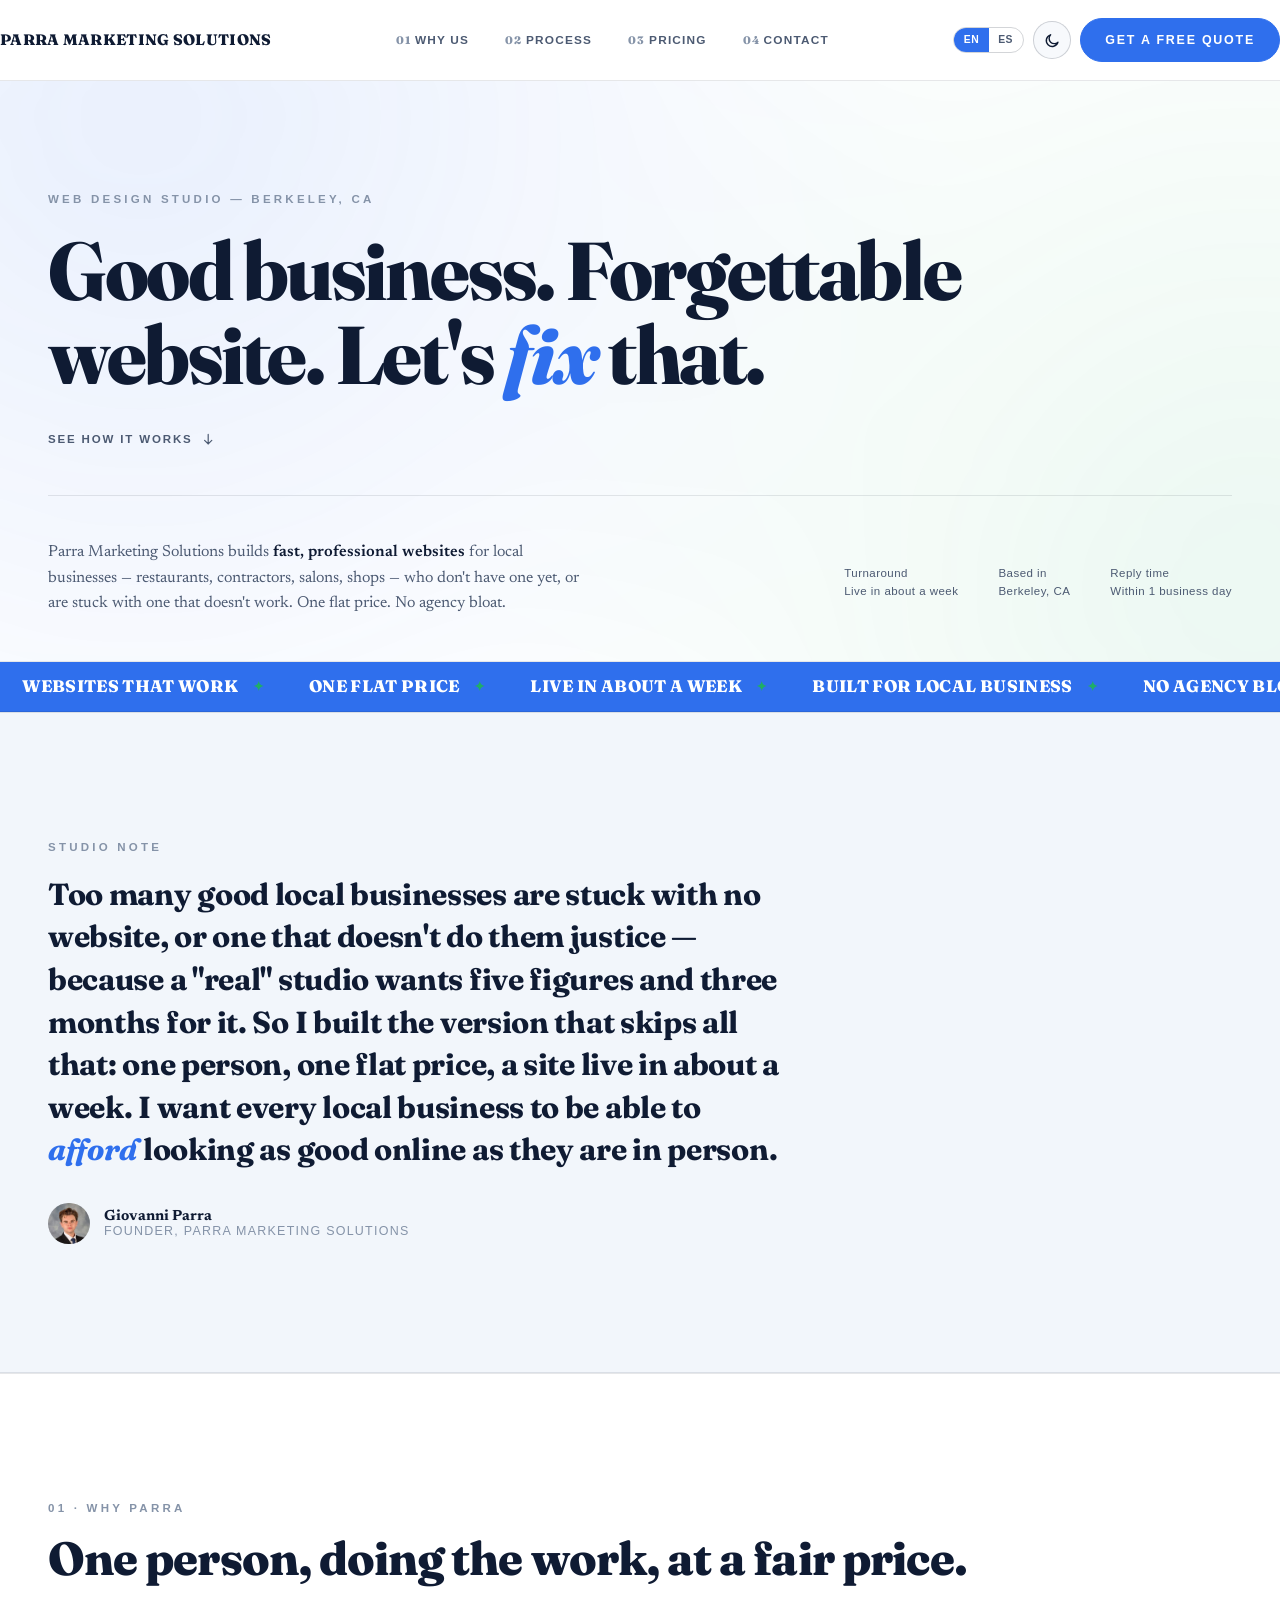
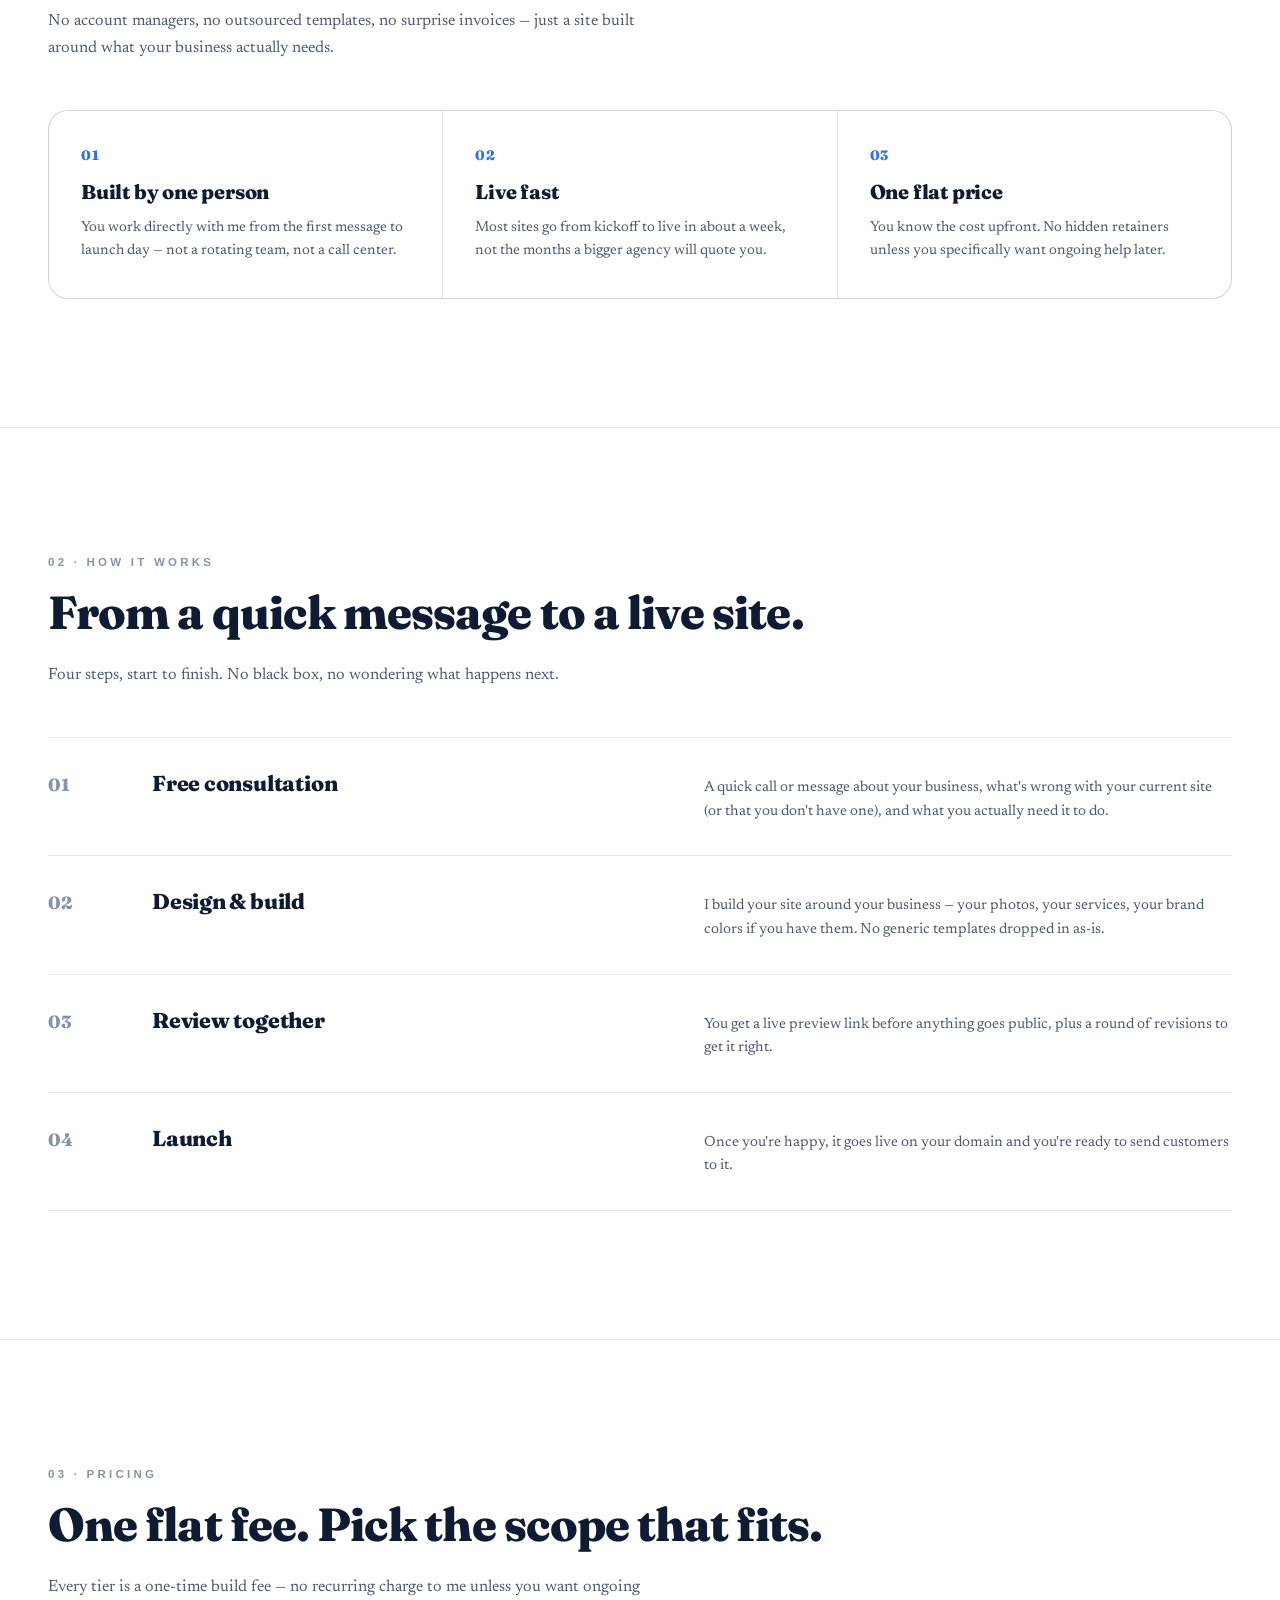
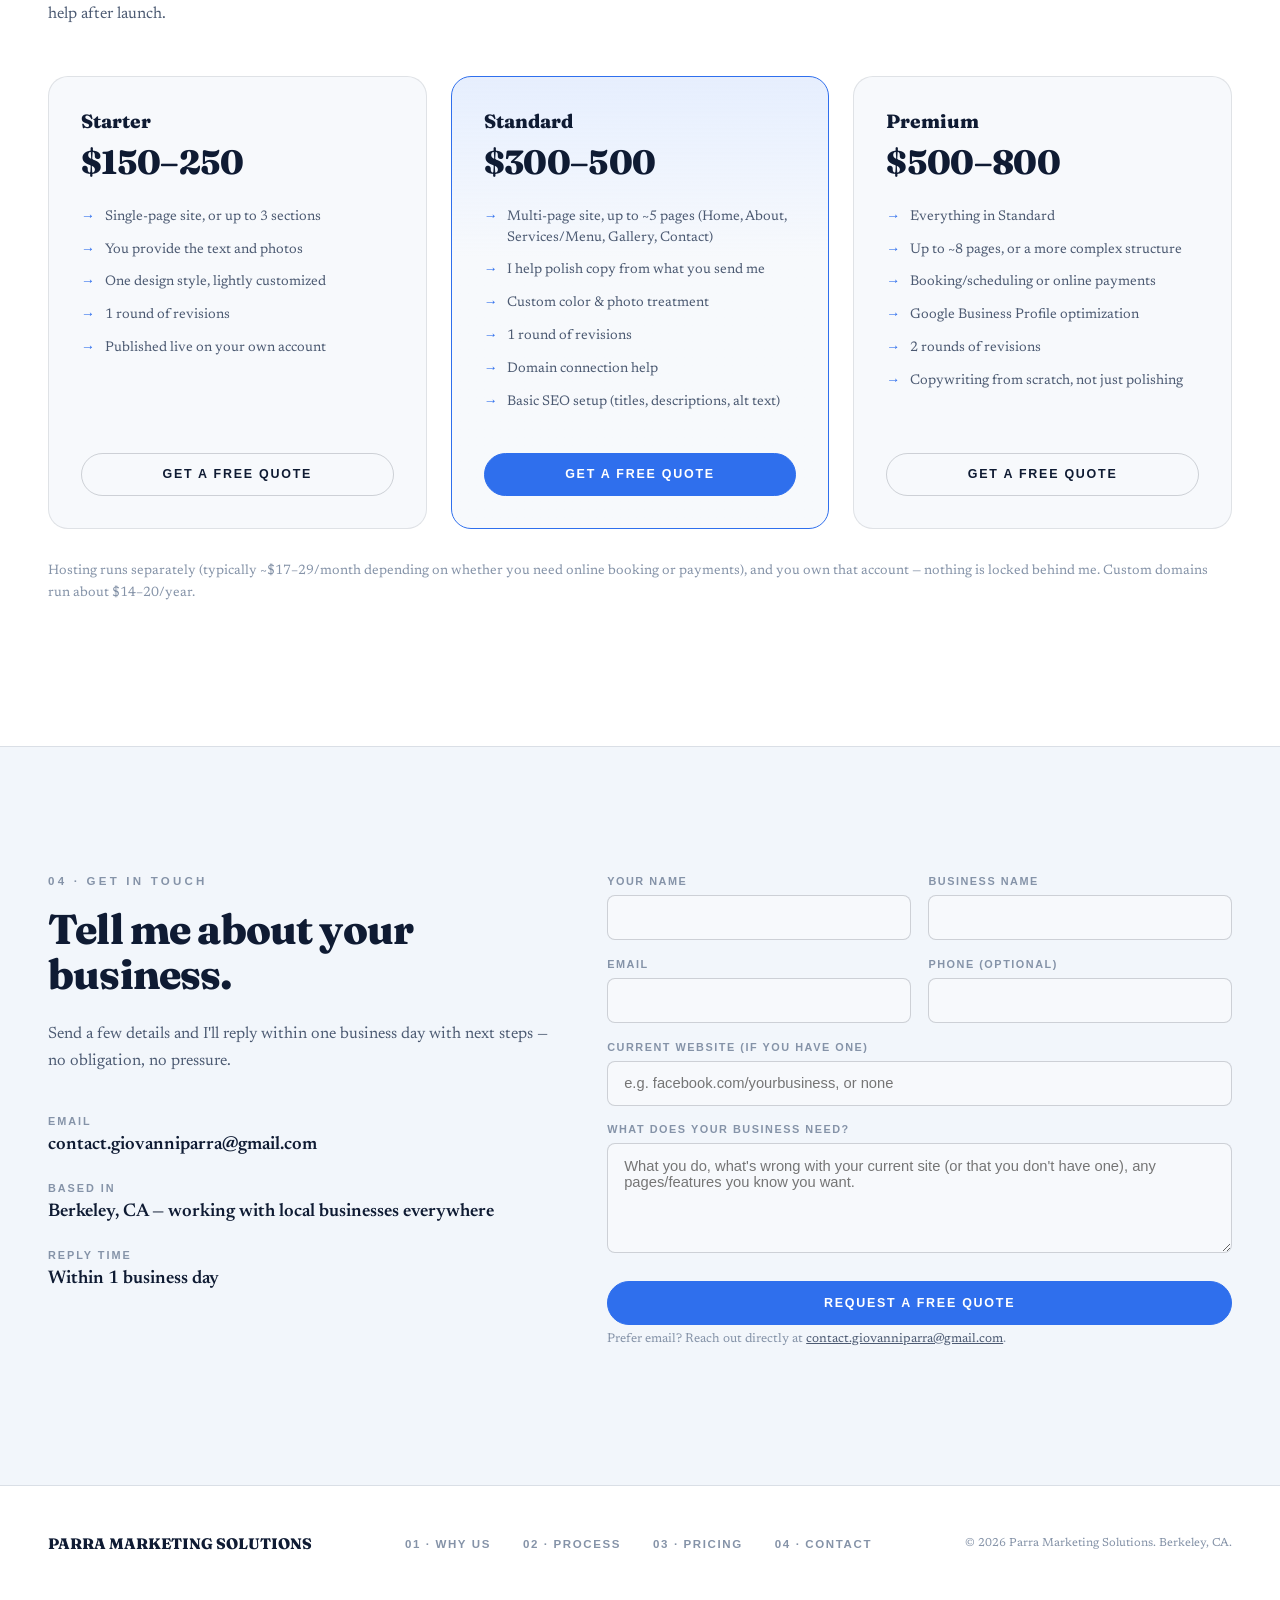
<file: index.html>
<!DOCTYPE html>
<html lang="en">
<head>
<meta charset="UTF-8">
<meta name="viewport" content="width=device-width, initial-scale=1.0">
<title>Parra Marketing Solutions | Websites for Local Businesses</title>
<meta name="description" content="Parra Marketing Solutions builds fast, professional websites for local businesses that don't have one yet — one flat price, live in about a week.">
<link rel="icon" href="data:image/svg+xml,<svg xmlns=%22http://www.w3.org/2000/svg%22 viewBox=%220 0 100 100%22><rect width=%22100%22 height=%22100%22 rx=%2222%22 fill=%22%232f6fed%22/><text x=%2250%22 y=%2268%22 font-size=%2262%22 font-family=%22sans-serif%22 font-weight=%22800%22 fill=%22white%22 text-anchor=%22middle%22>P</text></svg>">
<link rel="preconnect" href="https://fonts.googleapis.com">
<link rel="preconnect" href="https://fonts.gstatic.com" crossorigin>
<link href="https://fonts.googleapis.com/css2?family=Fraunces:ital,opsz,wght@0,9..144,300..800;1,9..144,300..800&family=Newsreader:ital,opsz,wght@0,6..72,300..700;1,6..72,300..700&display=swap" rel="stylesheet">
<link rel="stylesheet" href="styles.css?v=2">
<script src="theme.js?v=2"></script>
</head>
<body>

<nav class="nav">
  <div class="wrap nav-inner">
    <a href="#top" class="nav-logo">PARRA MARKETING SOLUTIONS</a>
    <div class="nav-links">
      <a href="#why" class="nav-link"><span class="num">01</span><span data-i18n="nav.why">Why Us</span></a>
      <a href="#process" class="nav-link"><span class="num">02</span><span data-i18n="nav.process">Process</span></a>
      <a href="#pricing" class="nav-link"><span class="num">03</span><span data-i18n="nav.pricing">Pricing</span></a>
      <a href="#contact" class="nav-link"><span class="num">04</span><span data-i18n="nav.contact">Contact</span></a>
    </div>
    <div class="nav-controls">
      <div class="lang-toggle" role="group" aria-label="Language">
        <button class="lang-btn active" id="lang-en" type="button" data-lang="en">EN</button>
        <button class="lang-btn" id="lang-es" type="button" data-lang="es">ES</button>
      </div>
      <button class="theme-toggle" id="theme-toggle" aria-label="Toggle color theme" type="button">
        <svg class="sun" viewBox="0 0 24 24" fill="none" stroke="currentColor" stroke-width="2" stroke-linecap="round"><circle cx="12" cy="12" r="4.2"/><path d="M12 2.5v2.4M12 19.1v2.4M4.4 4.4l1.7 1.7M17.9 17.9l1.7 1.7M2.5 12h2.4M19.1 12h2.4M4.4 19.6l1.7-1.7M17.9 6.1l1.7-1.7"/></svg>
        <svg class="moon" viewBox="0 0 24 24" fill="none" stroke="currentColor" stroke-width="2" stroke-linecap="round" stroke-linejoin="round"><path d="M20 14.5A8.5 8.5 0 1 1 9.5 4a6.8 6.8 0 0 0 10.5 10.5z"/></svg>
      </button>
      <a href="#contact" class="btn btn-primary nav-cta" data-i18n="nav.cta">Get a Free Quote</a>
      <button class="nav-toggle" id="nav-toggle" aria-label="Toggle menu" aria-expanded="false">
        <svg width="18" height="18" viewBox="0 0 24 24" fill="none" stroke="currentColor" stroke-width="2" stroke-linecap="round"><path d="M3 6h18M3 12h18M3 18h18"/></svg>
      </button>
    </div>
  </div>
  <div class="wrap mobile-menu" id="mobile-menu">
    <a href="#why"><span class="num">01 ·</span> <span data-i18n="nav.why">Why Us</span></a>
    <a href="#process"><span class="num">02 ·</span> <span data-i18n="nav.process">Process</span></a>
    <a href="#pricing"><span class="num">03 ·</span> <span data-i18n="nav.pricing">Pricing</span></a>
    <a href="#contact"><span class="num">04 ·</span> <span data-i18n="nav.contact">Contact</span></a>
    <a href="#contact" style="color: var(--accent);" data-i18n="nav.cta">Get a Free Quote →</a>
  </div>
</nav>

<header id="top" class="hero">
  <div class="wrap">
    <p class="eyebrow" style="margin-top:2.5rem;" data-i18n="hero.eyebrow">Web design studio — Berkeley, CA</p>
    <h1 class="hero-headline" data-i18n-html="hero.headline">
      Good business. Forgettable website. Let's <em>fix</em> that.
    </h1>

    <a href="#process" class="scroll-cue">
      <span data-i18n="hero.scrollCue">See how it works</span>
      <svg viewBox="0 0 24 24" fill="none" stroke="currentColor" stroke-width="2" stroke-linecap="round"><path d="M12 4v16M6 14l6 6 6-6"/></svg>
    </a>

    <div class="hero-bar">
      <p class="hero-blurb" data-i18n-html="hero.blurb">
        Parra Marketing Solutions builds <strong>fast, professional websites</strong> for local businesses — restaurants, contractors, salons, shops — who don't have one yet, or are stuck with one that doesn't work. One flat price. No agency bloat.
      </p>
      <div class="hero-meta">
        <div><span data-i18n="hero.meta.turnaround.label">Turnaround</span><span data-i18n="hero.meta.turnaround.value">Live in about a week</span></div>
        <div><span data-i18n="hero.meta.basedin.label">Based in</span><span>Berkeley, CA</span></div>
        <div><span data-i18n="hero.meta.reply.label">Reply time</span><span data-i18n="hero.meta.reply.value">Within 1 business day</span></div>
      </div>
    </div>
  </div>
</header>

<div class="marquee" aria-hidden="true">
  <div class="marquee-track">
    <div class="marquee-group">
      <span class="item" data-i18n="marquee.1">Websites that work</span>
      <span class="item" data-i18n="marquee.2">One flat price</span>
      <span class="item" data-i18n="marquee.3">Live in about a week</span>
      <span class="item" data-i18n="marquee.4">Built for local business</span>
      <span class="item" data-i18n="marquee.5">No agency bloat</span>
    </div>
    <div class="marquee-group">
      <span class="item" data-i18n="marquee.1">Websites that work</span>
      <span class="item" data-i18n="marquee.2">One flat price</span>
      <span class="item" data-i18n="marquee.3">Live in about a week</span>
      <span class="item" data-i18n="marquee.4">Built for local business</span>
      <span class="item" data-i18n="marquee.5">No agency bloat</span>
    </div>
  </div>
</div>

<section class="studio-note section-pad">
  <div class="wrap">
    <p class="eyebrow reveal" data-i18n="studio.eyebrow">Studio note</p>
    <div class="studio-note-inner reveal">
      <blockquote data-i18n-html="studio.quote">
        Too many good local businesses are stuck with no website, or one that doesn't do them justice — because a "real" studio wants five figures and three months for it. So I built the version that skips all that: one person, one flat price, a site live in about a week. I want every local business to be able to <em>afford</em> looking as good online as they are in person.
      </blockquote>
      <div class="studio-note-sig">
        <img class="headshot" alt="Giovanni Parra" src="[data-uri]" />
        <div>
          <div class="name">Giovanni Parra</div>
          <div class="role" data-i18n="studio.role">Founder, Parra Marketing Solutions</div>
        </div>
      </div>
    </div>
  </div>
</section>

<section id="why" class="section-pad" style="border-top:1px solid var(--border);">
  <div class="wrap">
    <p class="eyebrow reveal"><span class="num-prefix">01 ·</span> <span data-i18n="why.eyebrow">Why Parra</span></p>
    <h2 class="section-title reveal" data-i18n="why.title">One person, doing the work, at a fair price.</h2>
    <p class="section-sub reveal" data-i18n="why.sub">No account managers, no outsourced templates, no surprise invoices — just a site built around what your business actually needs.</p>

    <div class="services-grid">
      <div class="service-cell reveal">
        <div class="n">01</div>
        <h3 data-i18n="why.card1.title">Built by one person</h3>
        <p data-i18n="why.card1.body">You work directly with me from the first message to launch day — not a rotating team, not a call center.</p>
      </div>
      <div class="service-cell reveal">
        <div class="n">02</div>
        <h3 data-i18n="why.card2.title">Live fast</h3>
        <p data-i18n="why.card2.body">Most sites go from kickoff to live in about a week, not the months a bigger agency will quote you.</p>
      </div>
      <div class="service-cell reveal">
        <div class="n">03</div>
        <h3 data-i18n="why.card3.title">One flat price</h3>
        <p data-i18n="why.card3.body">You know the cost upfront. No hidden retainers unless you specifically want ongoing help later.</p>
      </div>
    </div>
  </div>
</section>

<section id="process" class="section-pad" style="border-top:1px solid var(--border);">
  <div class="wrap">
    <p class="eyebrow reveal"><span class="num-prefix">02 ·</span> <span data-i18n="process.eyebrow">How it works</span></p>
    <h2 class="section-title reveal" data-i18n="process.title">From a quick message to a live site.</h2>
    <p class="section-sub reveal" data-i18n="process.sub">Four steps, start to finish. No black box, no wondering what happens next.</p>

    <div class="process-list">
      <div class="process-row reveal">
        <div class="step-num">01</div>
        <h4 data-i18n="process.step1.title">Free consultation</h4>
        <p data-i18n="process.step1.body">A quick call or message about your business, what's wrong with your current site (or that you don't have one), and what you actually need it to do.</p>
      </div>
      <div class="process-row reveal">
        <div class="step-num">02</div>
        <h4 data-i18n="process.step2.title">Design &amp; build</h4>
        <p data-i18n="process.step2.body">I build your site around your business — your photos, your services, your brand colors if you have them. No generic templates dropped in as-is.</p>
      </div>
      <div class="process-row reveal">
        <div class="step-num">03</div>
        <h4 data-i18n="process.step3.title">Review together</h4>
        <p data-i18n="process.step3.body">You get a live preview link before anything goes public, plus a round of revisions to get it right.</p>
      </div>
      <div class="process-row reveal">
        <div class="step-num">04</div>
        <h4 data-i18n="process.step4.title">Launch</h4>
        <p data-i18n="process.step4.body">Once you're happy, it goes live on your domain and you're ready to send customers to it.</p>
      </div>
    </div>
  </div>
</section>

<section id="pricing" class="section-pad" style="border-top:1px solid var(--border);">
  <div class="wrap">
    <p class="eyebrow reveal"><span class="num-prefix">03 ·</span> <span data-i18n="pricing.eyebrow">Pricing</span></p>
    <h2 class="section-title reveal" data-i18n="pricing.title">One flat fee. Pick the scope that fits.</h2>
    <p class="section-sub reveal" data-i18n="pricing.sub">Every tier is a one-time build fee — no recurring charge to me unless you want ongoing help after launch.</p>

    <div class="pricing-grid">
      <div class="price-card reveal">
        <div class="tier-name" data-i18n="pricing.starter.name">Starter</div>
        <div class="tier-price">$150–250</div>
        <ul>
          <li data-i18n="pricing.starter.li1">Single-page site, or up to 3 sections</li>
          <li data-i18n="pricing.starter.li2">You provide the text and photos</li>
          <li data-i18n="pricing.starter.li3">One design style, lightly customized</li>
          <li data-i18n="pricing.starter.li4">1 round of revisions</li>
          <li data-i18n="pricing.starter.li5">Published live on your own account</li>
        </ul>
        <a href="#contact" class="btn btn-ghost" style="justify-content:center;" data-i18n="nav.cta">Get a Free Quote</a>
      </div>

      <div class="price-card featured reveal">
        <div class="tier-name" data-i18n="pricing.standard.name">Standard</div>
        <div class="tier-price">$300–500</div>
        <ul>
          <li data-i18n="pricing.standard.li1">Multi-page site, up to ~5 pages (Home, About, Services/Menu, Gallery, Contact)</li>
          <li data-i18n="pricing.standard.li2">I help polish copy from what you send me</li>
          <li data-i18n="pricing.standard.li3">Custom color &amp; photo treatment</li>
          <li data-i18n="pricing.standard.li4">1 round of revisions</li>
          <li data-i18n="pricing.standard.li5">Domain connection help</li>
          <li data-i18n="pricing.standard.li6">Basic SEO setup (titles, descriptions, alt text)</li>
        </ul>
        <a href="#contact" class="btn btn-primary" style="justify-content:center;" data-i18n="nav.cta">Get a Free Quote</a>
      </div>

      <div class="price-card reveal">
        <div class="tier-name" data-i18n="pricing.premium.name">Premium</div>
        <div class="tier-price">$500–800</div>
        <ul>
          <li data-i18n="pricing.premium.li1">Everything in Standard</li>
          <li data-i18n="pricing.premium.li2">Up to ~8 pages, or a more complex structure</li>
          <li data-i18n="pricing.premium.li3">Booking/scheduling or online payments</li>
          <li data-i18n="pricing.premium.li4">Google Business Profile optimization</li>
          <li data-i18n="pricing.premium.li5">2 rounds of revisions</li>
          <li data-i18n="pricing.premium.li6">Copywriting from scratch, not just polishing</li>
        </ul>
        <a href="#contact" class="btn btn-ghost" style="justify-content:center;" data-i18n="nav.cta">Get a Free Quote</a>
      </div>
    </div>

    <p class="pricing-note reveal" data-i18n="pricing.note">Hosting runs separately (typically ~$17–29/month depending on whether you need online booking or payments), and you own that account — nothing is locked behind me. Custom domains run about $14–20/year.</p>
  </div>
</section>

<section id="contact" class="contact-section section-pad">
  <div class="wrap">
    <div class="contact-grid">
      <div class="reveal">
        <p class="eyebrow"><span class="num-prefix">04 ·</span> <span data-i18n="contact.eyebrow">Get in touch</span></p>
        <h2 class="section-title" style="font-size:clamp(1.9rem,3.5vw,2.6rem);" data-i18n="contact.title">Tell me about your business.</h2>
        <p class="section-sub" style="margin-bottom:2.5rem;" data-i18n="contact.sub">Send a few details and I'll reply within one business day with next steps — no obligation, no pressure.</p>

        <div class="contact-info-item">
          <div class="label" data-i18n="contact.email.label">Email</div>
          <a href="mailto:contact.giovanniparra@gmail.com">contact.giovanniparra@gmail.com</a>
        </div>
        <div class="contact-info-item">
          <div class="label" data-i18n="contact.basedin.label">Based in</div>
          <div class="value" data-i18n="contact.basedin.value">Berkeley, CA — working with local businesses everywhere</div>
        </div>
        <div class="contact-info-item">
          <div class="label" data-i18n="contact.reply.label">Reply time</div>
          <div class="value" data-i18n="contact.reply.value">Within 1 business day</div>
        </div>
      </div>

      <form class="reveal" id="quote-form" action="https://formspree.io/f/mwlpeboy" method="POST">
        <div class="form-grid two-col">
          <div class="field">
            <label for="name" data-i18n="form.name.label">Your name</label>
            <input type="text" id="name" name="name" required>
          </div>
          <div class="field">
            <label for="business" data-i18n="form.business.label">Business name</label>
            <input type="text" id="business" name="business" required>
          </div>
        </div>
        <div class="form-grid two-col" style="margin-top:1.1rem;">
          <div class="field">
            <label for="email" data-i18n="form.email.label">Email</label>
            <input type="email" id="email" name="email" required>
          </div>
          <div class="field">
            <label for="phone" data-i18n="form.phone.label">Phone (optional)</label>
            <input type="tel" id="phone" name="phone">
          </div>
        </div>
        <div class="field" style="margin-top:1.1rem;">
          <label for="current-site" data-i18n="form.currentSite.label">Current website (if you have one)</label>
          <input type="text" id="current-site" name="current_website" data-i18n-placeholder="form.currentSite.placeholder" placeholder="e.g. facebook.com/yourbusiness, or none">
        </div>
        <div class="field" style="margin-top:1.1rem;">
          <label for="details" data-i18n="form.details.label">What does your business need?</label>
          <textarea id="details" name="details" data-i18n-placeholder="form.details.placeholder" placeholder="What you do, what's wrong with your current site (or that you don't have one), any pages/features you know you want." required></textarea>
        </div>
        <button type="submit" class="btn btn-primary" style="margin-top:1.5rem; width:100%; justify-content:center;" data-i18n="form.submit">Request a Free Quote</button>
        <p class="form-note" data-i18n-html="form.note">Prefer email? Reach out directly at <a href="mailto:contact.giovanniparra@gmail.com" style="color:var(--text-muted); text-decoration:underline;">contact.giovanniparra@gmail.com</a>.</p>
        <p class="form-status" id="form-status"></p>
      </form>
    </div>
  </div>
</section>

<footer class="site-footer">
  <div class="wrap footer-inner">
    <div class="footer-logo">PARRA MARKETING SOLUTIONS</div>
    <div class="footer-links">
      <a href="#why"><span class="num-prefix">01 ·</span> <span data-i18n="nav.why">Why Us</span></a>
      <a href="#process"><span class="num-prefix">02 ·</span> <span data-i18n="nav.process">Process</span></a>
      <a href="#pricing"><span class="num-prefix">03 ·</span> <span data-i18n="nav.pricing">Pricing</span></a>
      <a href="#contact"><span class="num-prefix">04 ·</span> <span data-i18n="nav.contact">Contact</span></a>
    </div>
    <div class="footer-copy">&copy; <span id="year"></span> Parra Marketing Solutions. Berkeley, CA.</div>
  </div>
</footer>

<script src="script.js?v=2"></script>
</body>
</html>
</file>
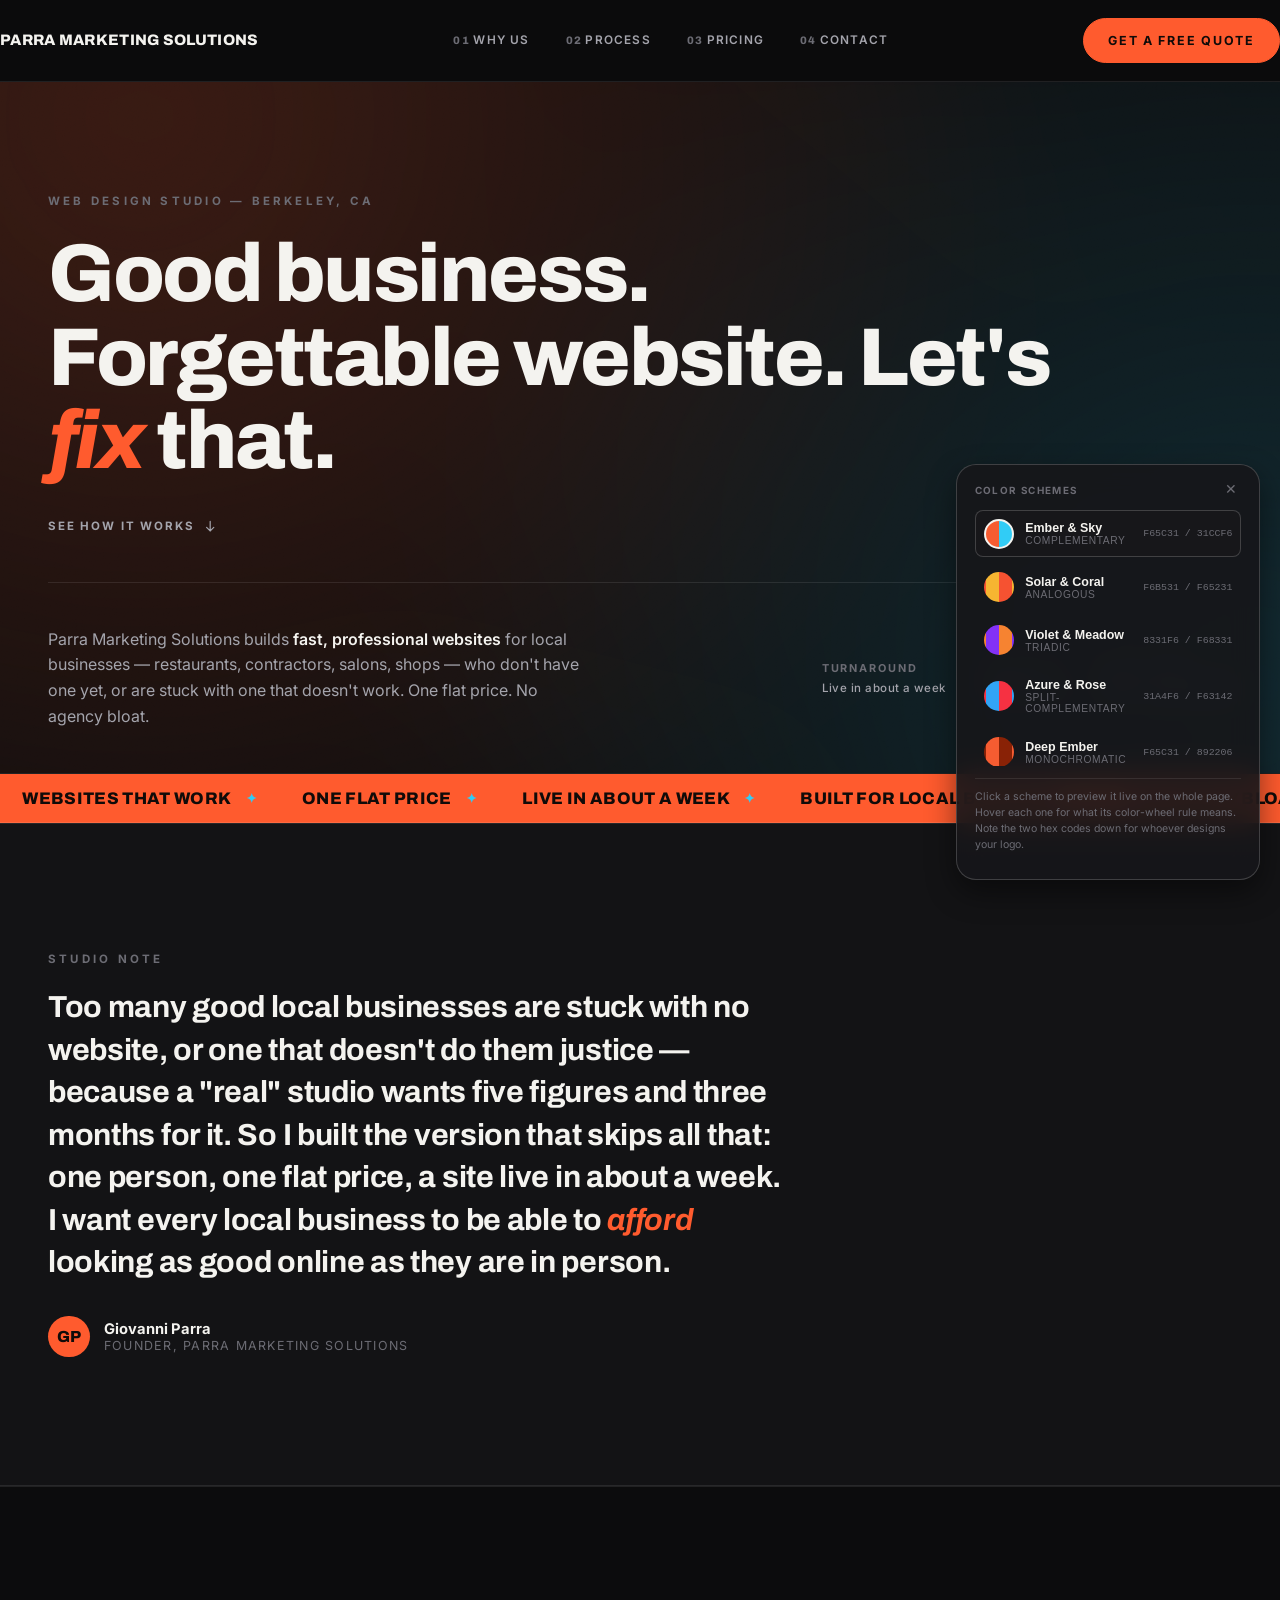
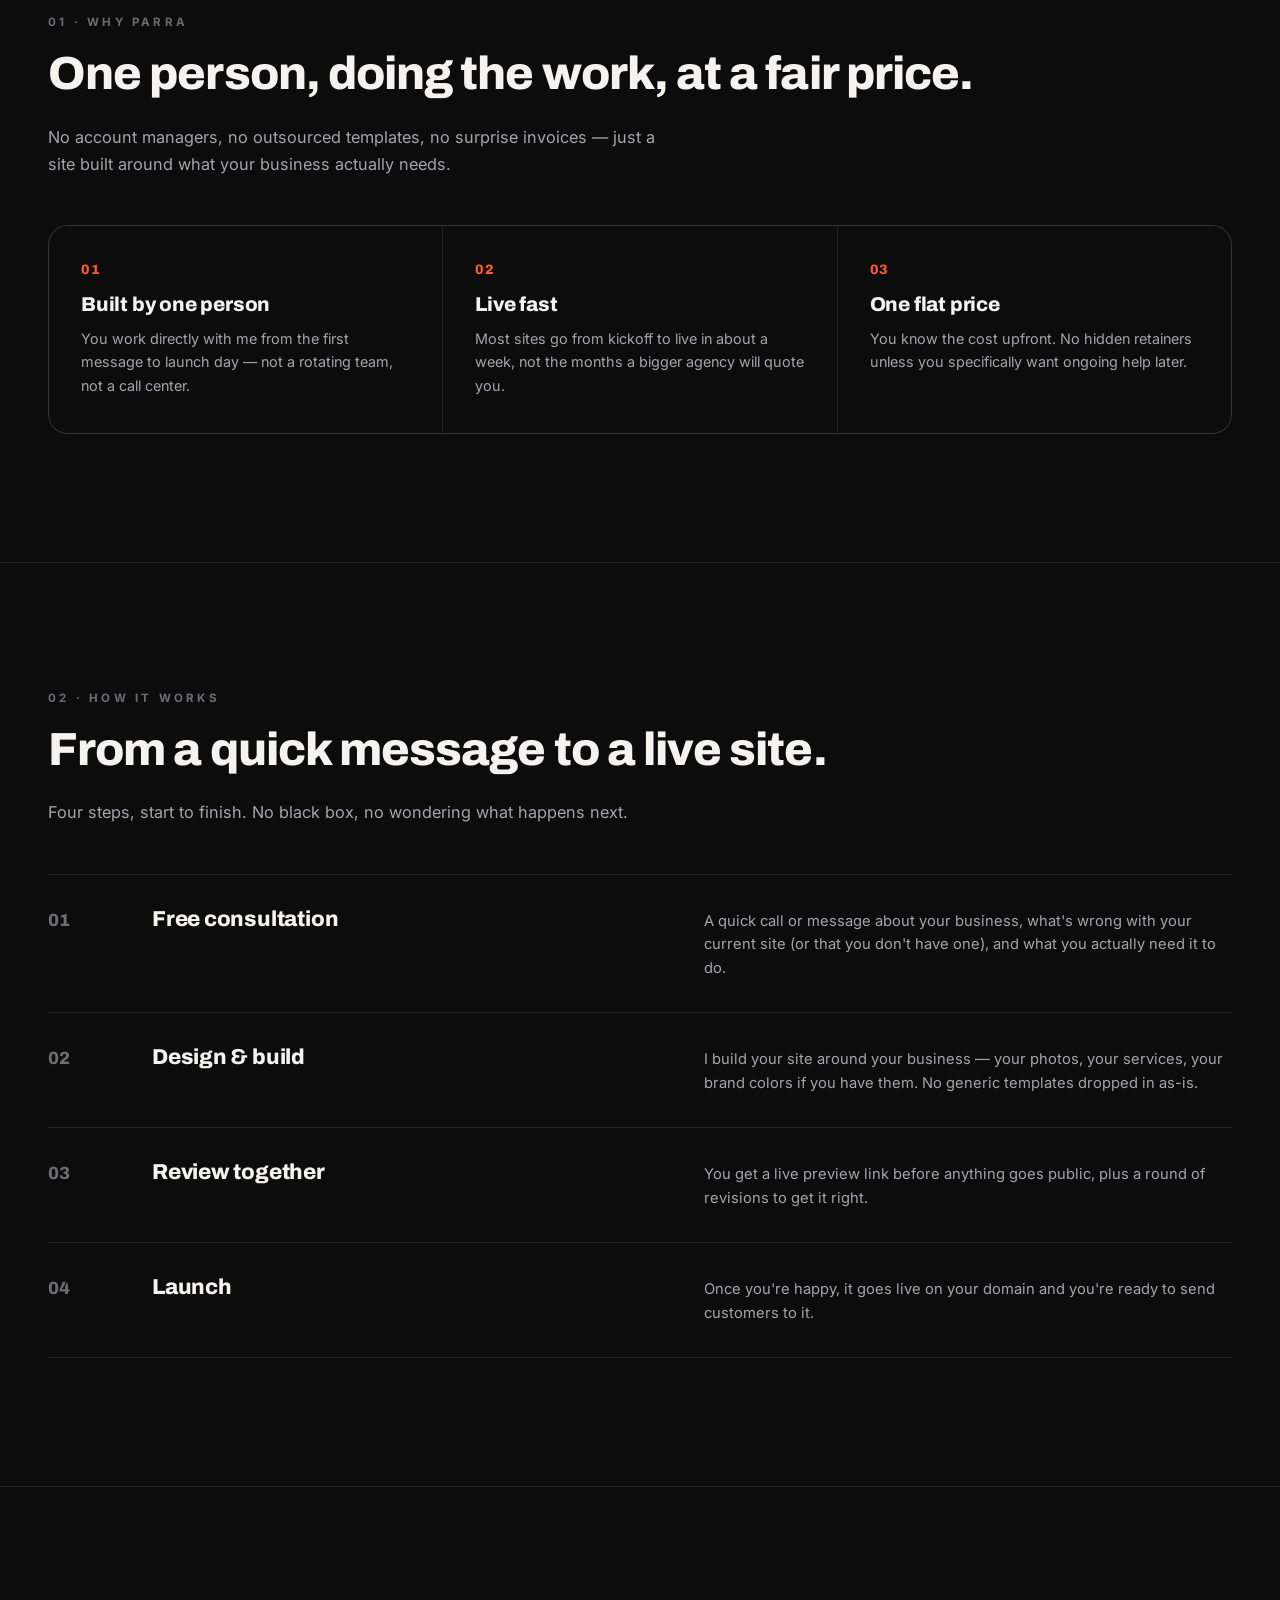
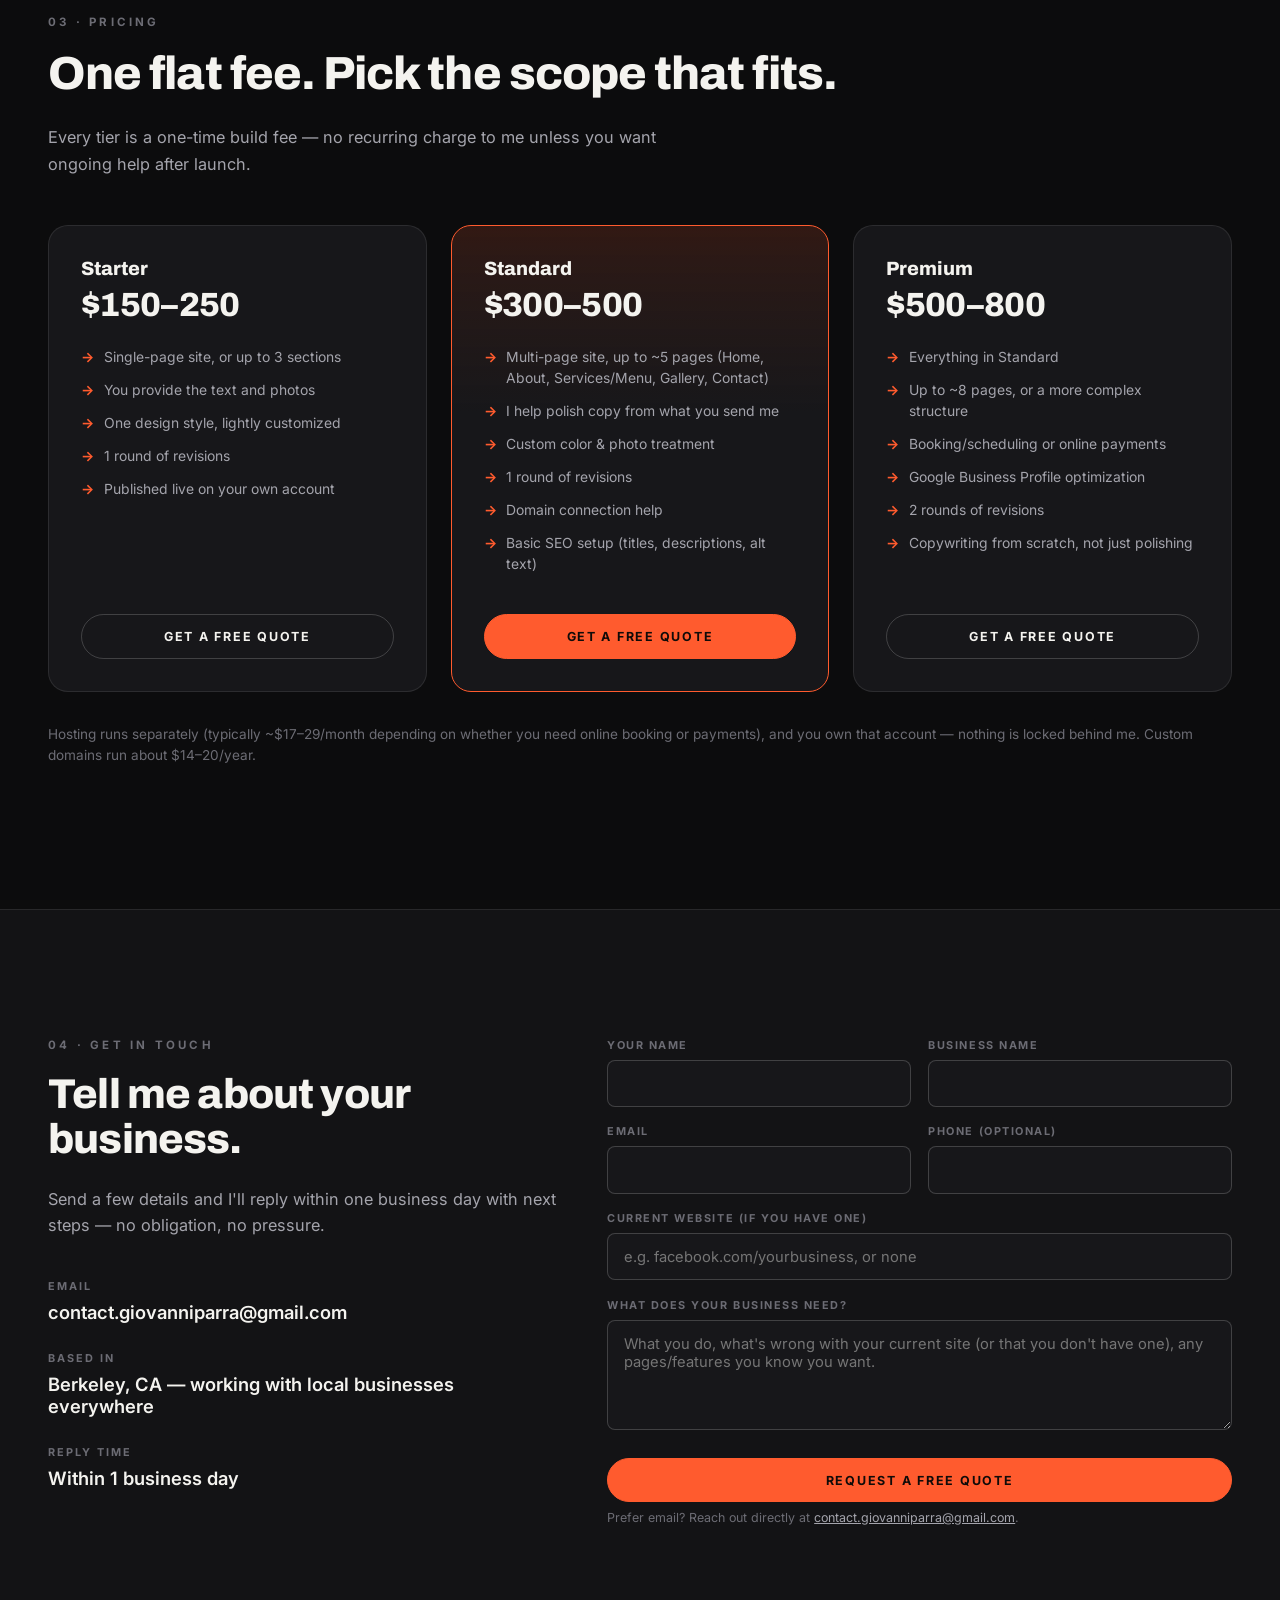
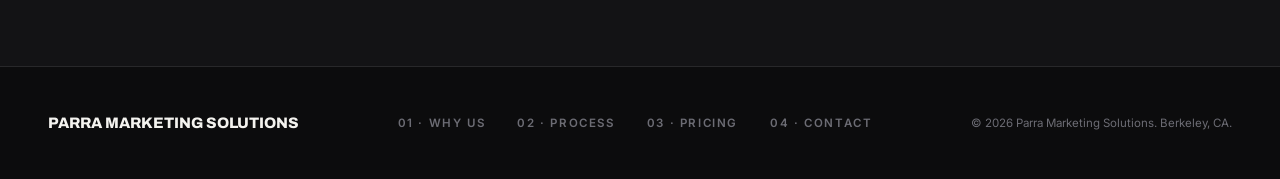
<file: parra-marketing-solutions/index.html>
<!DOCTYPE html>
<html lang="en">
<head>
<meta charset="UTF-8">
<meta name="viewport" content="width=device-width, initial-scale=1.0">
<title>Parra Marketing Solutions | Websites for Local Businesses</title>
<meta name="description" content="Parra Marketing Solutions builds fast, professional websites for local businesses that don't have one yet — one flat price, live in about a week.">
<link rel="icon" href="data:image/svg+xml,<svg xmlns=%22http://www.w3.org/2000/svg%22 viewBox=%220 0 100 100%22><rect width=%22100%22 height=%22100%22 rx=%2222%22 fill=%22%23ff5b2e%22/><text x=%2250%22 y=%2268%22 font-size=%2262%22 font-family=%22sans-serif%22 font-weight=%22800%22 fill=%22%230c0c0d%22 text-anchor=%22middle%22>P</text></svg>">
<link rel="preconnect" href="https://fonts.googleapis.com">
<link rel="preconnect" href="https://fonts.gstatic.com" crossorigin>
<link href="https://fonts.googleapis.com/css2?family=Archivo:wght@600;700;800;900&family=Inter:wght@400;500;600;700&display=swap" rel="stylesheet">
<link rel="stylesheet" href="styles.css">
</head>
<body>

<nav class="nav">
  <div class="wrap nav-inner">
    <a href="#top" class="nav-logo">PARRA MARKETING SOLUTIONS</a>
    <div class="nav-links">
      <a href="#why" class="nav-link"><span class="num">01</span>Why Us</a>
      <a href="#process" class="nav-link"><span class="num">02</span>Process</a>
      <a href="#pricing" class="nav-link"><span class="num">03</span>Pricing</a>
      <a href="#contact" class="nav-link"><span class="num">04</span>Contact</a>
    </div>
    <a href="#contact" class="btn btn-primary nav-cta">Get a Free Quote</a>
    <button class="nav-toggle" id="nav-toggle" aria-label="Toggle menu" aria-expanded="false">
      <svg width="18" height="18" viewBox="0 0 24 24" fill="none" stroke="currentColor" stroke-width="2" stroke-linecap="round"><path d="M3 6h18M3 12h18M3 18h18"/></svg>
    </button>
  </div>
  <div class="wrap mobile-menu" id="mobile-menu">
    <a href="#why">01 · Why Us</a>
    <a href="#process">02 · Process</a>
    <a href="#pricing">03 · Pricing</a>
    <a href="#contact">04 · Contact</a>
    <a href="#contact" style="color: var(--accent);">Get a Free Quote →</a>
  </div>
</nav>

<header id="top" class="hero">
  <div class="wrap">
    <p class="eyebrow" style="margin-top:2.5rem;">Web design studio — Berkeley, CA</p>
    <h1 class="hero-headline">
      Good business. Forgettable website. Let's <em>fix</em> that.
    </h1>

    <a href="#process" class="scroll-cue">
      See how it works
      <svg viewBox="0 0 24 24" fill="none" stroke="currentColor" stroke-width="2" stroke-linecap="round"><path d="M12 4v16M6 14l6 6 6-6"/></svg>
    </a>

    <div class="hero-bar">
      <p class="hero-blurb">
        Parra Marketing Solutions builds <strong>fast, professional websites</strong> for local businesses — restaurants, contractors, salons, shops — who don't have one yet, or are stuck with one that doesn't work. One flat price. No agency bloat.
      </p>
      <div class="hero-meta">
        <div>Turnaround<span>Live in about a week</span></div>
        <div>Based in<span>Berkeley, CA</span></div>
        <div>Reply time<span>Within 1 business day</span></div>
      </div>
    </div>
  </div>
</header>

<div class="marquee" aria-hidden="true">
  <div class="marquee-track">
    <div class="marquee-group">
      <span class="item">Websites that work</span>
      <span class="item">One flat price</span>
      <span class="item">Live in about a week</span>
      <span class="item">Built for local business</span>
      <span class="item">No agency bloat</span>
    </div>
    <div class="marquee-group">
      <span class="item">Websites that work</span>
      <span class="item">One flat price</span>
      <span class="item">Live in about a week</span>
      <span class="item">Built for local business</span>
      <span class="item">No agency bloat</span>
    </div>
  </div>
</div>

<section class="studio-note section-pad">
  <div class="wrap">
    <p class="eyebrow reveal">Studio note</p>
    <div class="studio-note-inner reveal">
      <blockquote>
        Too many good local businesses are stuck with no website, or one that doesn't do them justice — because a "real" studio wants five figures and three months for it. So I built the version that skips all that: one person, one flat price, a site live in about a week. I want every local business to be able to <em>afford</em> looking as good online as they are in person.
      </blockquote>
      <div class="studio-note-sig">
        <div class="initial">GP</div>
        <div>
          <div class="name">Giovanni Parra</div>
          <div class="role">Founder, Parra Marketing Solutions</div>
        </div>
      </div>
    </div>
  </div>
</section>

<section id="why" class="section-pad" style="border-top:1px solid var(--border);">
  <div class="wrap">
    <p class="eyebrow reveal">01 · Why Parra</p>
    <h2 class="section-title reveal">One person, doing the work, at a fair price.</h2>
    <p class="section-sub reveal">No account managers, no outsourced templates, no surprise invoices — just a site built around what your business actually needs.</p>

    <div class="services-grid">
      <div class="service-cell reveal">
        <div class="n">01</div>
        <h3>Built by one person</h3>
        <p>You work directly with me from the first message to launch day — not a rotating team, not a call center.</p>
      </div>
      <div class="service-cell reveal">
        <div class="n">02</div>
        <h3>Live fast</h3>
        <p>Most sites go from kickoff to live in about a week, not the months a bigger agency will quote you.</p>
      </div>
      <div class="service-cell reveal">
        <div class="n">03</div>
        <h3>One flat price</h3>
        <p>You know the cost upfront. No hidden retainers unless you specifically want ongoing help later.</p>
      </div>
    </div>
  </div>
</section>

<section id="process" class="section-pad" style="border-top:1px solid var(--border);">
  <div class="wrap">
    <p class="eyebrow reveal">02 · How it works</p>
    <h2 class="section-title reveal">From a quick message to a live site.</h2>
    <p class="section-sub reveal">Four steps, start to finish. No black box, no wondering what happens next.</p>

    <div class="process-list">
      <div class="process-row reveal">
        <div class="step-num">01</div>
        <h4>Free consultation</h4>
        <p>A quick call or message about your business, what's wrong with your current site (or that you don't have one), and what you actually need it to do.</p>
      </div>
      <div class="process-row reveal">
        <div class="step-num">02</div>
        <h4>Design &amp; build</h4>
        <p>I build your site around your business — your photos, your services, your brand colors if you have them. No generic templates dropped in as-is.</p>
      </div>
      <div class="process-row reveal">
        <div class="step-num">03</div>
        <h4>Review together</h4>
        <p>You get a live preview link before anything goes public, plus a round of revisions to get it right.</p>
      </div>
      <div class="process-row reveal">
        <div class="step-num">04</div>
        <h4>Launch</h4>
        <p>Once you're happy, it goes live on your domain and you're ready to send customers to it.</p>
      </div>
    </div>
  </div>
</section>

<section id="pricing" class="section-pad" style="border-top:1px solid var(--border);">
  <div class="wrap">
    <p class="eyebrow reveal">03 · Pricing</p>
    <h2 class="section-title reveal">One flat fee. Pick the scope that fits.</h2>
    <p class="section-sub reveal">Every tier is a one-time build fee — no recurring charge to me unless you want ongoing help after launch.</p>

    <div class="pricing-grid">
      <div class="price-card reveal">
        <div class="tier-name">Starter</div>
        <div class="tier-price">$150–250</div>
        <ul>
          <li>Single-page site, or up to 3 sections</li>
          <li>You provide the text and photos</li>
          <li>One design style, lightly customized</li>
          <li>1 round of revisions</li>
          <li>Published live on your own account</li>
        </ul>
        <a href="#contact" class="btn btn-ghost" style="justify-content:center;">Get a Free Quote</a>
      </div>

      <div class="price-card featured reveal">
        <div class="tier-name">Standard</div>
        <div class="tier-price">$300–500</div>
        <ul>
          <li>Multi-page site, up to ~5 pages (Home, About, Services/Menu, Gallery, Contact)</li>
          <li>I help polish copy from what you send me</li>
          <li>Custom color &amp; photo treatment</li>
          <li>1 round of revisions</li>
          <li>Domain connection help</li>
          <li>Basic SEO setup (titles, descriptions, alt text)</li>
        </ul>
        <a href="#contact" class="btn btn-primary" style="justify-content:center;">Get a Free Quote</a>
      </div>

      <div class="price-card reveal">
        <div class="tier-name">Premium</div>
        <div class="tier-price">$500–800</div>
        <ul>
          <li>Everything in Standard</li>
          <li>Up to ~8 pages, or a more complex structure</li>
          <li>Booking/scheduling or online payments</li>
          <li>Google Business Profile optimization</li>
          <li>2 rounds of revisions</li>
          <li>Copywriting from scratch, not just polishing</li>
        </ul>
        <a href="#contact" class="btn btn-ghost" style="justify-content:center;">Get a Free Quote</a>
      </div>
    </div>

    <p class="pricing-note reveal">Hosting runs separately (typically ~$17–29/month depending on whether you need online booking or payments), and you own that account — nothing is locked behind me. Custom domains run about $14–20/year.</p>
  </div>
</section>

<section id="contact" class="contact-section section-pad">
  <div class="wrap">
    <div class="contact-grid">
      <div class="reveal">
        <p class="eyebrow">04 · Get in touch</p>
        <h2 class="section-title" style="font-size:clamp(1.9rem,3.5vw,2.6rem);">Tell me about your business.</h2>
        <p class="section-sub" style="margin-bottom:2.5rem;">Send a few details and I'll reply within one business day with next steps — no obligation, no pressure.</p>

        <div class="contact-info-item">
          <div class="label">Email</div>
          <a href="mailto:contact.giovanniparra@gmail.com">contact.giovanniparra@gmail.com</a>
        </div>
        <div class="contact-info-item">
          <div class="label">Based in</div>
          <div class="value">Berkeley, CA — working with local businesses everywhere</div>
        </div>
        <div class="contact-info-item">
          <div class="label">Reply time</div>
          <div class="value">Within 1 business day</div>
        </div>
      </div>

      <form class="reveal" id="quote-form" action="https://formspree.io/f/YOUR_FORM_ID" method="POST">
        <div class="form-grid two-col">
          <div class="field">
            <label for="name">Your name</label>
            <input type="text" id="name" name="name" required>
          </div>
          <div class="field">
            <label for="business">Business name</label>
            <input type="text" id="business" name="business" required>
          </div>
        </div>
        <div class="form-grid two-col" style="margin-top:1.1rem;">
          <div class="field">
            <label for="email">Email</label>
            <input type="email" id="email" name="email" required>
          </div>
          <div class="field">
            <label for="phone">Phone (optional)</label>
            <input type="tel" id="phone" name="phone">
          </div>
        </div>
        <div class="field" style="margin-top:1.1rem;">
          <label for="current-site">Current website (if you have one)</label>
          <input type="text" id="current-site" name="current_website" placeholder="e.g. facebook.com/yourbusiness, or none">
        </div>
        <div class="field" style="margin-top:1.1rem;">
          <label for="details">What does your business need?</label>
          <textarea id="details" name="details" placeholder="What you do, what's wrong with your current site (or that you don't have one), any pages/features you know you want." required></textarea>
        </div>
        <button type="submit" class="btn btn-primary" style="margin-top:1.5rem; width:100%; justify-content:center;">Request a Free Quote</button>
        <p class="form-note">Prefer email? Reach out directly at <a href="mailto:contact.giovanniparra@gmail.com" style="color:var(--text-muted); text-decoration:underline;">contact.giovanniparra@gmail.com</a>.</p>
        <p class="form-status" id="form-status"></p>
      </form>
    </div>
  </div>
</section>

<footer class="site-footer">
  <div class="wrap footer-inner">
    <div class="footer-logo">PARRA MARKETING SOLUTIONS</div>
    <div class="footer-links">
      <a href="#why">01 · Why Us</a>
      <a href="#process">02 · Process</a>
      <a href="#pricing">03 · Pricing</a>
      <a href="#contact">04 · Contact</a>
    </div>
    <div class="footer-copy">&copy; <span id="year"></span> Parra Marketing Solutions. Berkeley, CA.</div>
  </div>
</footer>

<!-- Design tool for choosing an accent color, grounded in color-wheel theory —
     not meant for real visitors. Delete this whole <div id="palette-picker">
     block (and the matching JS block in script.js) once you've picked one. -->
<div class="palette-picker" id="palette-picker">
  <div class="palette-picker-head">
    <span class="palette-picker-title">Color schemes</span>
    <button class="palette-picker-close" id="palette-close" type="button" aria-label="Hide color picker">✕</button>
  </div>
  <div class="palette-list" id="palette-list">
    <button class="palette-option active" type="button"
      data-accent="#f65c31" data-accent2="#31ccf6"
      title="Opposite hues on the color wheel — maximum contrast, a classic bold pairing.">
      <span class="palette-swatch-duo" style="background: linear-gradient(90deg, #f65c31 50%, #31ccf6 50%);"></span>
      <span class="palette-option-text">
        <div class="palette-option-name">Ember &amp; Sky</div>
        <div class="palette-option-rule">Complementary</div>
      </span>
      <span class="palette-option-hex">F65C31 / 31CCF6</span>
    </button>

    <button class="palette-option" type="button"
      data-accent="#f6b531" data-accent2="#f65231"
      title="Neighboring hues on the wheel — softer contrast, feels cohesive and warm.">
      <span class="palette-swatch-duo" style="background: linear-gradient(90deg, #f6b531 50%, #f65231 50%);"></span>
      <span class="palette-option-text">
        <div class="palette-option-name">Solar &amp; Coral</div>
        <div class="palette-option-rule">Analogous</div>
      </span>
      <span class="palette-option-hex">F6B531 / F65231</span>
    </button>

    <button class="palette-option" type="button"
      data-accent="#8331f6" data-accent2="#f68331"
      title="Three hues spaced evenly around the wheel (showing two of the three) — vibrant, balanced.">
      <span class="palette-swatch-duo" style="background: linear-gradient(90deg, #8331f6 50%, #f68331 50%);"></span>
      <span class="palette-option-text">
        <div class="palette-option-name">Violet &amp; Meadow</div>
        <div class="palette-option-rule">Triadic</div>
      </span>
      <span class="palette-option-hex">8331F6 / F68331</span>
    </button>

    <button class="palette-option" type="button"
      data-accent="#31a4f6" data-accent2="#f63142"
      title="A base hue plus one neighbor of its complement — high contrast, slightly softer than pure complementary.">
      <span class="palette-swatch-duo" style="background: linear-gradient(90deg, #31a4f6 50%, #f63142 50%);"></span>
      <span class="palette-option-text">
        <div class="palette-option-name">Azure &amp; Rose</div>
        <div class="palette-option-rule">Split-Complementary</div>
      </span>
      <span class="palette-option-hex">31A4F6 / F63142</span>
    </button>

    <button class="palette-option" type="button"
      data-accent="#f65c31" data-accent2="#892206"
      title="One hue, two shades — the most cohesive option, reads as a single confident color.">
      <span class="palette-swatch-duo" style="background: linear-gradient(90deg, #f65c31 50%, #892206 50%);"></span>
      <span class="palette-option-text">
        <div class="palette-option-name">Deep Ember</div>
        <div class="palette-option-rule">Monochromatic</div>
      </span>
      <span class="palette-option-hex">F65C31 / 892206</span>
    </button>
  </div>
  <p class="palette-picker-note">Click a scheme to preview it live on the whole page. Hover each one for what its color-wheel rule means. Note the two hex codes down for whoever designs your logo.</p>
</div>

<script src="script.js"></script>
</body>
</html>
</file>
<file: styles.css>
/* ==========================================================================
   Parra Marketing Solutions — Agency site
   Design tokens at the top. Retune the palette here without touching markup.
   ========================================================================== */

:root {
  /* ---- Light mode (default) ---- */
  --bg: #ffffff;
  --bg-alt: #f2f6fb;
  --surface: #f7f9fc;
  --surface-hover: #eef3fa;
  --border: rgba(15, 23, 42, 0.10);
  --border-strong: rgba(15, 23, 42, 0.18);
  --text: #0f1b33;
  --text-muted: #4c5a72;
  --text-faint: #8593a8;
  --nav-bg: rgba(255, 255, 255, 0.78);

  --accent: #2f6fed;         /* blue — primary */
  --accent-2: #1fae66;       /* green — paired secondary */
  --accent-strong: color-mix(in srgb, var(--accent) 84%, black);
  --accent-soft: color-mix(in srgb, var(--accent) 12%, transparent);
  --accent-text: #ffffff;    /* text color used ON TOP of the accent (buttons, marquee) */
  --status-ok: #16a34a;
  --status-err: #dc2626;

  --radius-lg: 1.25rem;
  --radius-md: 0.85rem;
  --radius-sm: 0.5rem;
  --radius-pill: 999px;

  --font-display: 'Fraunces', Georgia, serif;
  --font-body: 'Newsreader', Georgia, serif;
  --font-label: -apple-system, BlinkMacSystemFont, 'Segoe UI', Helvetica, Arial, sans-serif;

  color-scheme: light;
}

[data-theme="dark"] {
  /* ---- Dark mode: dark blue, not black ---- */
  --bg: #0e1a30;
  --bg-alt: #0a1526;
  --surface: rgba(255, 255, 255, 0.045);
  --surface-hover: rgba(255, 255, 255, 0.08);
  --border: rgba(255, 255, 255, 0.10);
  --border-strong: rgba(255, 255, 255, 0.20);
  --text: #f2f5fb;
  --text-muted: #a9b6ce;
  --text-faint: #71809c;
  --nav-bg: rgba(14, 26, 48, 0.78);

  --accent: #5b93ff;
  --accent-2: #35d888;
  --accent-strong: color-mix(in srgb, var(--accent) 84%, white);
  --accent-soft: color-mix(in srgb, var(--accent) 16%, transparent);
  --accent-text: #06101f;
  --status-ok: #4ade80;
  --status-err: #f87171;

  color-scheme: dark;
}

@media (prefers-color-scheme: dark) {
  :root:not([data-theme="light"]) {
    --bg: #0e1a30;
    --bg-alt: #0a1526;
    --surface: rgba(255, 255, 255, 0.045);
    --surface-hover: rgba(255, 255, 255, 0.08);
    --border: rgba(255, 255, 255, 0.10);
    --border-strong: rgba(255, 255, 255, 0.20);
    --text: #f2f5fb;
    --text-muted: #a9b6ce;
    --text-faint: #71809c;
    --nav-bg: rgba(14, 26, 48, 0.78);

    --accent: #5b93ff;
    --accent-2: #35d888;
    --accent-strong: color-mix(in srgb, var(--accent) 84%, white);
    --accent-soft: color-mix(in srgb, var(--accent) 16%, transparent);
    --accent-text: #06101f;
    --status-ok: #4ade80;
    --status-err: #f87171;

    color-scheme: dark;
  }
}

* { box-sizing: border-box; }
html { scroll-behavior: smooth; }

body {
  margin: 0;
  background: var(--bg);
  color: var(--text);
  font-family: var(--font-body);
  -webkit-font-smoothing: antialiased;
  overflow-x: hidden;
  transition: background-color 0.3s ease, color 0.3s ease;
}

a { color: inherit; text-decoration: none; }
img { max-width: 100%; display: block; }

.wrap {
  max-width: 1280px;
  margin: 0 auto;
  padding: 0 1.75rem;
}

@media (min-width: 860px) {
  .wrap { padding: 0 3rem; }
}

section { position: relative; }

.section-pad { padding: 5.5rem 0; }
@media (min-width: 860px) { .section-pad { padding: 8rem 0; } }

.eyebrow {
  font-family: var(--font-label);
  font-size: 0.72rem;
  text-transform: uppercase;
  letter-spacing: 0.28em;
  color: var(--text-faint);
  font-weight: 600;
  margin: 0 0 1.25rem;
}

.section-title {
  font-family: var(--font-display);
  font-weight: 800;
  letter-spacing: -0.02em;
  font-size: clamp(1.9rem, 4vw, 2.9rem);
  line-height: 1.08;
  margin: 0 0 1.5rem;
}

.section-sub {
  color: var(--text-muted);
  font-size: 1.02rem;
  line-height: 1.65;
  max-width: 38rem;
  font-weight: 400;
}

.btn {
  display: inline-flex;
  align-items: center;
  gap: 0.5rem;
  font-family: var(--font-label);
  font-size: 0.78rem;
  text-transform: uppercase;
  letter-spacing: 0.14em;
  font-weight: 600;
  padding: 0.85rem 1.5rem;
  border-radius: var(--radius-pill);
  border: 1px solid var(--border-strong);
  transition: all 0.25s ease;
  cursor: pointer;
  white-space: nowrap;
}

.btn-primary {
  background: var(--accent);
  border-color: var(--accent);
  color: var(--accent-text);
}
.btn-primary:hover { background: var(--accent-strong); border-color: var(--accent-strong); transform: translateY(-2px); }

.btn-ghost {
  background: transparent;
  color: var(--text);
}
.btn-ghost:hover { border-color: var(--accent); color: var(--accent); transform: translateY(-2px); }

/* ---------------- Nav ---------------- */

.nav {
  position: sticky;
  top: 0;
  z-index: 50;
  background: var(--nav-bg);
  backdrop-filter: blur(14px);
  border-bottom: 1px solid var(--border);
}

.nav-inner {
  display: flex;
  align-items: center;
  justify-content: space-between;
  padding: 1.15rem 0;
}

.nav-logo {
  font-family: var(--font-display);
  font-weight: 800;
  font-size: 0.95rem;
  letter-spacing: 0.02em;
}

.nav-links {
  display: none;
  align-items: center;
  gap: 2.25rem;
}

@media (min-width: 860px) {
  .nav-links { display: flex; }
}

.nav-link {
  font-family: var(--font-label);
  font-size: 0.74rem;
  text-transform: uppercase;
  letter-spacing: 0.1em;
  font-weight: 600;
  color: var(--text-muted);
  transition: color 0.25s ease;
  display: inline-flex;
  align-items: baseline;
  gap: 0.3em;
}

.nav-link .num {
  color: var(--text-faint);
  font-family: var(--font-display);
  font-weight: 800;
  font-size: 0.68rem;
}

.nav-link:hover { color: var(--text); }
.nav-link:hover .num { color: var(--accent); }

.nav-cta { display: none; }
@media (min-width: 640px) { .nav-cta { display: inline-flex; } }

.nav-toggle {
  display: flex;
  background: none;
  border: 1px solid var(--border-strong);
  border-radius: var(--radius-sm);
  color: var(--text);
  width: 2.4rem;
  height: 2.4rem;
  align-items: center;
  justify-content: center;
  cursor: pointer;
}
@media (min-width: 860px) { .nav-toggle { display: none; } }

.nav-controls {
  display: flex;
  align-items: center;
  gap: 0.6rem;
}

.lang-toggle {
  display: flex;
  align-items: center;
  border: 1px solid var(--border-strong);
  border-radius: var(--radius-pill);
  overflow: hidden;
  flex-shrink: 0;
}

.lang-btn {
  background: none;
  border: none;
  color: var(--text-muted);
  font-family: var(--font-label);
  font-weight: 700;
  font-size: 0.65rem;
  letter-spacing: 0.04em;
  padding: 0.4rem 0.6rem;
  cursor: pointer;
  transition: background 0.2s ease, color 0.2s ease;
}

.lang-btn.active {
  background: var(--accent);
  color: var(--accent-text);
}

.lang-btn:not(.active):hover { color: var(--text); }

.theme-toggle {
  width: 2.35rem;
  height: 2.35rem;
  border-radius: 50%;
  border: 1px solid var(--border-strong);
  background: var(--surface);
  color: var(--text);
  display: flex;
  align-items: center;
  justify-content: center;
  cursor: pointer;
  flex-shrink: 0;
  transition: border-color 0.25s ease, transform 0.2s ease, background 0.25s ease;
}

.theme-toggle:hover { border-color: var(--accent); transform: translateY(-1px); }
.theme-toggle svg { width: 1.05rem; height: 1.05rem; }
.theme-toggle .sun { display: none; }
[data-theme="dark"] .theme-toggle .sun { display: block; }
[data-theme="dark"] .theme-toggle .moon { display: none; }

.mobile-menu {
  display: none;
  flex-direction: column;
  gap: 0.25rem;
  padding: 0.5rem 0 1.5rem;
  border-bottom: 1px solid var(--border);
}
.mobile-menu.open { display: flex; }
@media (min-width: 860px) { .mobile-menu { display: none !important; } }

.mobile-menu a {
  font-family: var(--font-label);
  padding: 0.85rem 0;
  font-size: 0.85rem;
  text-transform: uppercase;
  letter-spacing: 0.12em;
  font-weight: 600;
  color: var(--text-muted);
  border-bottom: 1px solid var(--border);
}
.mobile-menu a:last-child { border-bottom: none; }

/* ---------------- Hero ---------------- */

.hero {
  position: relative;
  padding: 4.5rem 0 0;
  border-bottom: 1px solid var(--border);
  overflow: hidden;
}

.hero::before {
  content: "";
  position: absolute;
  inset: -25%;
  background:
    radial-gradient(circle at 24% 20%, color-mix(in srgb, var(--accent) 11%, transparent), transparent 50%),
    radial-gradient(circle at 82% 75%, color-mix(in srgb, var(--accent-2) 9%, transparent), transparent 45%);
  filter: blur(70px);
  animation: hero-drift 20s ease-in-out infinite alternate;
  pointer-events: none;
  z-index: 0;
}

.hero::after {
  content: "";
  position: absolute;
  inset: 0;
  opacity: 0.05;
  mix-blend-mode: overlay;
  pointer-events: none;
  z-index: 0;
  background-image: url("data:image/svg+xml,%3Csvg xmlns='http://www.w3.org/2000/svg' width='180' height='180'%3E%3Cfilter id='n'%3E%3CfeTurbulence type='fractalNoise' baseFrequency='0.85' numOctaves='2' stitchTiles='stitch'/%3E%3C/filter%3E%3Crect width='100%25' height='100%25' filter='url(%23n)'/%3E%3C/svg%3E");
}

@keyframes hero-drift {
  from { transform: translate(0, 0) scale(1); }
  to { transform: translate(-4%, 3%) scale(1.08); }
}

.hero > .wrap { position: relative; z-index: 1; }

.hero-headline {
  font-family: var(--font-display);
  font-weight: 800;
  letter-spacing: -0.03em;
  line-height: 1.02;
  font-size: clamp(2.6rem, 6.4vw, 5.2rem);
  margin: 1.5rem 0 0;
  max-width: 20ch;
}

.hero-headline em {
  font-style: italic;
  font-weight: 800;
  color: var(--accent);
}

.hero-tag {
  font-family: var(--font-body);
  font-weight: 600;
  font-size: clamp(0.95rem, 2vw, 1.4rem);
  color: var(--text-muted);
  letter-spacing: 0.01em;
}

.scroll-cue {
  font-family: var(--font-label);
  display: inline-flex;
  align-items: center;
  gap: 0.5rem;
  margin-top: 2.25rem;
  font-size: 0.72rem;
  text-transform: uppercase;
  letter-spacing: 0.16em;
  font-weight: 600;
  color: var(--text-muted);
  transition: color 0.25s ease, gap 0.25s ease;
}

.scroll-cue svg { width: 0.9rem; height: 0.9rem; animation: bob 1.8s ease-in-out infinite; }

@keyframes bob {
  0%, 100% { transform: translateY(0); }
  50% { transform: translateY(4px); }
}

.scroll-cue:hover { color: var(--accent); gap: 0.75rem; }

.hero-bar {
  position: relative;
  margin-top: 3rem;
  border-top: 1px solid var(--border);
  display: flex;
  flex-direction: column;
  gap: 1.5rem;
  padding: 1.75rem 0;
}

@media (min-width: 860px) {
  .hero-bar {
    flex-direction: row;
    justify-content: space-between;
    align-items: center;
  }
}

.hero-blurb {
  max-width: 34rem;
  color: var(--text-muted);
  font-size: 1rem;
  line-height: 1.6;
}

.hero-blurb strong { color: var(--text); font-weight: 600; }

.hero-meta {
  display: flex;
  gap: 2.5rem;
  flex-shrink: 0;
}

.hero-meta div {
  font-family: var(--font-label);
  font-size: 0.68rem;
  text-transform: uppercase;
  letter-spacing: 0.18em;
  color: var(--text-faint);
  font-weight: 600;
}

.hero-meta div span {
  display: block;
  margin-top: 0.4rem;
  font-size: 0.72rem;
  color: var(--text-muted);
  letter-spacing: 0.04em;
  font-weight: 500;
  text-transform: none;
}

/* ---------------- Marquee ---------------- */

.marquee {
  overflow: hidden;
  background: var(--accent);
  border-bottom: 1px solid var(--border);
}

.marquee-track {
  display: flex;
  width: max-content;
  animation: marquee-scroll 24s linear infinite;
}

.marquee-track:hover { animation-play-state: paused; }

.marquee-group {
  display: flex;
  align-items: center;
  flex-shrink: 0;
}

.marquee-track span.item {
  display: inline-flex;
  align-items: center;
  gap: 0.9rem;
  font-family: var(--font-display);
  font-weight: 800;
  text-transform: uppercase;
  font-size: 1.05rem;
  letter-spacing: 0.02em;
  white-space: nowrap;
  color: var(--accent-text);
  padding: 0.9rem 1.4rem;
}

.marquee-track span.item::after {
  content: "✦";
  font-size: 0.8rem;
  color: var(--accent-2);
}

@keyframes marquee-scroll {
  from { transform: translateX(0); }
  to { transform: translateX(-50%); }
}

@media (prefers-reduced-motion: reduce) {
  .marquee-track { animation: none; }
  .hero::before { animation: none; }
  .scroll-cue svg { animation: none; }
}

/* ---------------- Studio Note ---------------- */

.studio-note {
  border-top: 1px solid var(--border);
  border-bottom: 1px solid var(--border);
  background: var(--bg-alt);
}

.studio-note-inner {
  max-width: 46rem;
}

.studio-note blockquote {
  margin: 0 0 2rem;
  font-family: var(--font-display);
  font-weight: 700;
  font-size: clamp(1.35rem, 2.6vw, 1.9rem);
  line-height: 1.4;
  letter-spacing: -0.01em;
}

.studio-note blockquote em {
  font-style: italic;
  color: var(--accent);
}

.studio-note-sig {
  display: flex;
  align-items: center;
  gap: 0.9rem;
}

.studio-note-sig .initial {
  width: 2.6rem;
  height: 2.6rem;
  border-radius: 50%;
  background: var(--accent);
  color: var(--accent-text);
  font-family: var(--font-display);
  font-weight: 800;
  display: flex;
  align-items: center;
  justify-content: center;
  font-size: 1rem;
  flex-shrink: 0;
}

.studio-note-sig .headshot { width: 2.6rem; height: 2.6rem; border-radius: 50%; object-fit: cover; flex-shrink: 0; } .studio-note-sig .name {
  font-weight: 700;
  font-size: 0.92rem;
}

.studio-note-sig .role {
  font-family: var(--font-label);
  color: var(--text-faint);
  font-size: 0.78rem;
  text-transform: uppercase;
  letter-spacing: 0.1em;
}

/* ---------------- Services ---------------- */

.services-grid {
  display: grid;
  grid-template-columns: 1fr;
  gap: 1px;
  background: var(--border);
  border: 1px solid var(--border);
  border-radius: var(--radius-lg);
  overflow: hidden;
  margin-top: 3rem;
}

@media (min-width: 780px) {
  .services-grid { grid-template-columns: repeat(3, 1fr); }
}

.service-cell {
  background: var(--bg);
  padding: 2.25rem 2rem;
}

.service-cell .n {
  font-family: var(--font-display);
  font-weight: 800;
  color: var(--accent);
  font-size: 0.85rem;
  letter-spacing: 0.05em;
  margin-bottom: 1rem;
}

.service-cell h3 {
  font-family: var(--font-display);
  font-size: 1.25rem;
  font-weight: 800;
  margin: 0 0 0.75rem;
  letter-spacing: -0.01em;
}

.service-cell p {
  color: var(--text-muted);
  font-size: 0.9rem;
  line-height: 1.6;
  margin: 0;
}

/* ---------------- Process ---------------- */

.process-list {
  margin-top: 3rem;
  border-top: 1px solid var(--border);
}

.process-row {
  display: grid;
  grid-template-columns: 3rem 1fr;
  gap: 1.5rem;
  padding: 2rem 0;
  border-bottom: 1px solid var(--border);
  align-items: baseline;
}

@media (min-width: 780px) {
  .process-row { grid-template-columns: 5rem 1fr 1fr; }
}

.process-row .step-num {
  font-family: var(--font-display);
  font-weight: 800;
  font-size: 1.1rem;
  color: var(--text-faint);
}

.process-row h4 {
  font-family: var(--font-display);
  font-size: 1.35rem;
  font-weight: 800;
  margin: 0;
  letter-spacing: -0.01em;
}

.process-row p {
  grid-column: 2 / 3;
  color: var(--text-muted);
  font-size: 0.92rem;
  line-height: 1.6;
  margin: 0.5rem 0 0;
}

@media (min-width: 780px) {
  .process-row p { grid-column: 3; margin: 0; }
}

/* ---------------- Pricing ---------------- */

.pricing-grid {
  display: grid;
  grid-template-columns: 1fr;
  gap: 1.5rem;
  margin-top: 3rem;
}

@media (min-width: 780px) {
  .pricing-grid { grid-template-columns: repeat(3, 1fr); }
}

.price-card {
  border: 1px solid var(--border);
  border-radius: var(--radius-lg);
  padding: 2rem;
  display: flex;
  flex-direction: column;
  background: var(--surface);
  transition: border-color 0.3s ease, transform 0.3s ease;
}

.price-card:hover { transform: translateY(-4px); }

.price-card.featured {
  border-color: var(--accent);
  background: linear-gradient(180deg, var(--accent-soft), var(--surface) 40%);
}

.price-card .tier-name {
  font-family: var(--font-display);
  font-weight: 800;
  font-size: 1.2rem;
  margin: 0 0 0.5rem;
}

.price-card .tier-price {
  font-family: var(--font-display);
  font-weight: 800;
  font-size: 2.1rem;
  margin: 0 0 1.5rem;
  letter-spacing: -0.02em;
}

.price-card .tier-price span {
  font-size: 0.85rem;
  color: var(--text-faint);
  font-weight: 500;
  font-family: var(--font-body);
}

.price-card ul {
  list-style: none;
  margin: 0 0 1.75rem;
  padding: 0;
  flex-grow: 1;
}

.price-card li {
  display: flex;
  gap: 0.6rem;
  align-items: flex-start;
  font-size: 0.87rem;
  color: var(--text-muted);
  line-height: 1.5;
  margin-bottom: 0.75rem;
}

.price-card li::before {
  content: "→";
  color: var(--accent);
  flex-shrink: 0;
  font-weight: 700;
}

.pricing-note {
  margin-top: 2rem;
  color: var(--text-faint);
  font-size: 0.85rem;
  line-height: 1.6;
}

/* ---------------- Contact ---------------- */

.contact-section {
  background: var(--bg-alt);
  border-top: 1px solid var(--border);
  border-bottom: 1px solid var(--border);
}

.contact-grid {
  display: grid;
  grid-template-columns: 1fr;
  gap: 3rem;
}

@media (min-width: 900px) {
  .contact-grid { grid-template-columns: 0.9fr 1.1fr; }
}

.contact-info-item {
  margin-bottom: 1.75rem;
}

.contact-info-item .label {
  font-family: var(--font-label);
  font-size: 0.68rem;
  text-transform: uppercase;
  letter-spacing: 0.18em;
  color: var(--text-faint);
  font-weight: 600;
  margin-bottom: 0.5rem;
}

.contact-info-item a, .contact-info-item div.value {
  font-size: 1.15rem;
  font-weight: 600;
}

.contact-info-item a:hover { color: var(--accent); }

.form-grid {
  display: grid;
  grid-template-columns: 1fr;
  gap: 1.1rem;
}

@media (min-width: 560px) {
  .form-grid.two-col { grid-template-columns: 1fr 1fr; }
}

.field label {
  font-family: var(--font-label);
  display: block;
  font-size: 0.68rem;
  text-transform: uppercase;
  letter-spacing: 0.14em;
  font-weight: 600;
  color: var(--text-faint);
  margin-bottom: 0.5rem;
}

.field input,
.field select,
.field textarea {
  width: 100%;
  background: var(--surface);
  border: 1px solid var(--border-strong);
  border-radius: var(--radius-sm);
  padding: 0.85rem 1rem;
  color: var(--text);
  font-family: var(--font-label);
  font-size: 0.92rem;
  transition: border-color 0.25s ease;
}

.field input:focus,
.field select:focus,
.field textarea:focus {
  outline: none;
  border-color: var(--accent);
}

.field textarea { resize: vertical; min-height: 110px; }

.form-note {
  font-size: 0.78rem;
  color: var(--text-faint);
  margin-top: 0.5rem;
}

.form-status {
  font-size: 0.85rem;
  margin-top: 1rem;
  display: none;
}
.form-status.show { display: block; }
.form-status.ok { color: var(--status-ok); }
.form-status.err { color: var(--status-err); }

/* ---------------- Footer ---------------- */

footer.site-footer {
  padding: 3rem 0;
}

.footer-inner {
  display: flex;
  flex-direction: column;
  gap: 1.5rem;
  align-items: flex-start;
  justify-content: space-between;
}

@media (min-width: 780px) {
  .footer-inner { flex-direction: row; align-items: center; }
}

.footer-logo {
  font-family: var(--font-display);
  font-weight: 800;
  font-size: 0.95rem;
}

.footer-links {
  display: flex;
  gap: 2rem;
  flex-wrap: wrap;
}

.footer-links a {
  font-family: var(--font-label);
  font-size: 0.72rem;
  text-transform: uppercase;
  letter-spacing: 0.14em;
  font-weight: 600;
  color: var(--text-faint);
}

.footer-links a:hover { color: var(--accent); }

.footer-copy {
  font-size: 0.72rem;
  color: var(--text-faint);
}

/* ---------------- Reveal ---------------- */

.reveal {
  opacity: 0;
  transform: translateY(18px);
}

.reveal.in-view {
  opacity: 1;
  transform: translateY(0);
  transition: opacity 0.7s cubic-bezier(0.19,1,0.22,1), transform 0.7s cubic-bezier(0.19,1,0.22,1);
}

@media (prefers-reduced-motion: reduce) {
  .reveal { opacity: 1; transform: none; }
  html { scroll-behavior: auto; }
}
</file>
<file: parra-marketing-solutions/styles.css>
/* ==========================================================================
   Parra Marketing Solutions — Agency site
   Design tokens at the top. Retune the palette here without touching markup.
   ========================================================================== */

:root {
  --bg: #0c0c0d;
  --bg-alt: #131315;
  --surface: #17171a;
  --surface-hover: #1e1e22;
  --border: rgba(255, 255, 255, 0.09);
  --border-strong: rgba(255, 255, 255, 0.18);
  --text: #f4f3ef;
  --text-muted: #a4a4ac;
  --text-faint: #6c6c74;

  --accent: #ff5b2e;        /* primary bright — CTAs, links, highlights */
  --accent-2: #31ccf6;      /* paired secondary — hero glow accent, marquee bullets */
  --accent-strong: color-mix(in srgb, var(--accent) 82%, white);
  --accent-soft: color-mix(in srgb, var(--accent) 16%, transparent);
  --accent-text: #100b09;   /* text color used ON TOP of the accent (buttons, marquee) */

  --radius-lg: 1.25rem;
  --radius-md: 0.85rem;
  --radius-sm: 0.5rem;
  --radius-pill: 999px;

  --font-display: 'Archivo', -apple-system, sans-serif;
  --font-body: 'Inter', -apple-system, sans-serif;

  color-scheme: dark;
}

* { box-sizing: border-box; }
html { scroll-behavior: smooth; }

body {
  margin: 0;
  background: var(--bg);
  color: var(--text);
  font-family: var(--font-body);
  -webkit-font-smoothing: antialiased;
  overflow-x: hidden;
}

a { color: inherit; text-decoration: none; }
img { max-width: 100%; display: block; }

.wrap {
  max-width: 1280px;
  margin: 0 auto;
  padding: 0 1.75rem;
}

@media (min-width: 860px) {
  .wrap { padding: 0 3rem; }
}

section { position: relative; }

.section-pad { padding: 5.5rem 0; }
@media (min-width: 860px) { .section-pad { padding: 8rem 0; } }

.eyebrow {
  font-size: 0.72rem;
  text-transform: uppercase;
  letter-spacing: 0.28em;
  color: var(--text-faint);
  font-weight: 700;
  margin: 0 0 1.25rem;
}

.section-title {
  font-family: var(--font-display);
  font-weight: 800;
  letter-spacing: -0.02em;
  font-size: clamp(1.9rem, 4vw, 2.9rem);
  line-height: 1.08;
  margin: 0 0 1.5rem;
}

.section-sub {
  color: var(--text-muted);
  font-size: 1.02rem;
  line-height: 1.65;
  max-width: 38rem;
  font-weight: 400;
}

.btn {
  display: inline-flex;
  align-items: center;
  gap: 0.5rem;
  font-family: var(--font-body);
  font-size: 0.78rem;
  text-transform: uppercase;
  letter-spacing: 0.14em;
  font-weight: 700;
  padding: 0.85rem 1.5rem;
  border-radius: var(--radius-pill);
  border: 1px solid var(--border-strong);
  transition: all 0.25s ease;
  cursor: pointer;
  white-space: nowrap;
}

.btn-primary {
  background: var(--accent);
  border-color: var(--accent);
  color: var(--accent-text);
}
.btn-primary:hover { background: var(--accent-strong); border-color: var(--accent-strong); transform: translateY(-2px); }

.btn-ghost {
  background: transparent;
  color: var(--text);
}
.btn-ghost:hover { border-color: var(--accent); color: var(--accent); transform: translateY(-2px); }

/* ---------------- Nav ---------------- */

.nav {
  position: sticky;
  top: 0;
  z-index: 50;
  background: rgba(12, 12, 13, 0.72);
  backdrop-filter: blur(14px);
  border-bottom: 1px solid var(--border);
}

.nav-inner {
  display: flex;
  align-items: center;
  justify-content: space-between;
  padding: 1.15rem 0;
}

.nav-logo {
  font-family: var(--font-display);
  font-weight: 800;
  font-size: 0.95rem;
  letter-spacing: 0.02em;
}

.nav-links {
  display: none;
  align-items: center;
  gap: 2.25rem;
}

@media (min-width: 860px) {
  .nav-links { display: flex; }
}

.nav-link {
  font-size: 0.74rem;
  text-transform: uppercase;
  letter-spacing: 0.1em;
  font-weight: 600;
  color: var(--text-muted);
  transition: color 0.25s ease;
  display: inline-flex;
  align-items: baseline;
  gap: 0.3em;
}

.nav-link .num {
  color: var(--text-faint);
  font-family: var(--font-display);
  font-weight: 800;
  font-size: 0.68rem;
}

.nav-link:hover { color: var(--text); }
.nav-link:hover .num { color: var(--accent); }

.nav-cta { display: none; }
@media (min-width: 640px) { .nav-cta { display: inline-flex; } }

.nav-toggle {
  display: flex;
  background: none;
  border: 1px solid var(--border-strong);
  border-radius: var(--radius-sm);
  color: var(--text);
  width: 2.4rem;
  height: 2.4rem;
  align-items: center;
  justify-content: center;
  cursor: pointer;
}
@media (min-width: 860px) { .nav-toggle { display: none; } }

.mobile-menu {
  display: none;
  flex-direction: column;
  gap: 0.25rem;
  padding: 0.5rem 0 1.5rem;
  border-bottom: 1px solid var(--border);
}
.mobile-menu.open { display: flex; }
@media (min-width: 860px) { .mobile-menu { display: none !important; } }

.mobile-menu a {
  padding: 0.85rem 0;
  font-size: 0.85rem;
  text-transform: uppercase;
  letter-spacing: 0.12em;
  font-weight: 600;
  color: var(--text-muted);
  border-bottom: 1px solid var(--border);
}
.mobile-menu a:last-child { border-bottom: none; }

/* ---------------- Hero ---------------- */

.hero {
  position: relative;
  padding: 4.5rem 0 0;
  border-bottom: 1px solid var(--border);
  overflow: hidden;
}

.hero::before {
  content: "";
  position: absolute;
  inset: -25%;
  background:
    radial-gradient(circle at 24% 20%, color-mix(in srgb, var(--accent) 20%, transparent), transparent 55%),
    radial-gradient(circle at 82% 75%, color-mix(in srgb, var(--accent-2) 16%, transparent), transparent 50%);
  filter: blur(70px);
  animation: hero-drift 20s ease-in-out infinite alternate;
  pointer-events: none;
  z-index: 0;
}

.hero::after {
  content: "";
  position: absolute;
  inset: 0;
  opacity: 0.05;
  mix-blend-mode: overlay;
  pointer-events: none;
  z-index: 0;
  background-image: url("data:image/svg+xml,%3Csvg xmlns='http://www.w3.org/2000/svg' width='180' height='180'%3E%3Cfilter id='n'%3E%3CfeTurbulence type='fractalNoise' baseFrequency='0.85' numOctaves='2' stitchTiles='stitch'/%3E%3C/filter%3E%3Crect width='100%25' height='100%25' filter='url(%23n)'/%3E%3C/svg%3E");
}

@keyframes hero-drift {
  from { transform: translate(0, 0) scale(1); }
  to { transform: translate(-4%, 3%) scale(1.08); }
}

.hero > .wrap { position: relative; z-index: 1; }

.hero-headline {
  font-family: var(--font-display);
  font-weight: 800;
  letter-spacing: -0.03em;
  line-height: 1.02;
  font-size: clamp(2.6rem, 6.4vw, 5.2rem);
  margin: 1.5rem 0 0;
  max-width: 20ch;
}

.hero-headline em {
  font-style: italic;
  font-weight: 800;
  color: var(--accent);
}

.hero-tag {
  font-family: var(--font-body);
  font-weight: 600;
  font-size: clamp(0.95rem, 2vw, 1.4rem);
  color: var(--text-muted);
  letter-spacing: 0.01em;
}

.scroll-cue {
  display: inline-flex;
  align-items: center;
  gap: 0.5rem;
  margin-top: 2.25rem;
  font-size: 0.72rem;
  text-transform: uppercase;
  letter-spacing: 0.16em;
  font-weight: 700;
  color: var(--text-muted);
  transition: color 0.25s ease, gap 0.25s ease;
}

.scroll-cue svg { width: 0.9rem; height: 0.9rem; animation: bob 1.8s ease-in-out infinite; }

@keyframes bob {
  0%, 100% { transform: translateY(0); }
  50% { transform: translateY(4px); }
}

.scroll-cue:hover { color: var(--accent); gap: 0.75rem; }

.hero-bar {
  position: relative;
  margin-top: 3rem;
  border-top: 1px solid var(--border);
  display: flex;
  flex-direction: column;
  gap: 1.5rem;
  padding: 1.75rem 0;
}

@media (min-width: 860px) {
  .hero-bar {
    flex-direction: row;
    justify-content: space-between;
    align-items: center;
  }
}

.hero-blurb {
  max-width: 34rem;
  color: var(--text-muted);
  font-size: 1rem;
  line-height: 1.6;
}

.hero-blurb strong { color: var(--text); font-weight: 600; }

.hero-meta {
  display: flex;
  gap: 2.5rem;
  flex-shrink: 0;
}

.hero-meta div {
  font-size: 0.68rem;
  text-transform: uppercase;
  letter-spacing: 0.18em;
  color: var(--text-faint);
  font-weight: 700;
}

.hero-meta div span {
  display: block;
  margin-top: 0.4rem;
  font-size: 0.72rem;
  color: var(--text-muted);
  letter-spacing: 0.04em;
  font-weight: 500;
  text-transform: none;
}

/* ---------------- Marquee ---------------- */

.marquee {
  overflow: hidden;
  background: var(--accent);
  border-bottom: 1px solid var(--border);
}

.marquee-track {
  display: flex;
  width: max-content;
  animation: marquee-scroll 24s linear infinite;
}

.marquee-track:hover { animation-play-state: paused; }

.marquee-group {
  display: flex;
  align-items: center;
  flex-shrink: 0;
}

.marquee-track span.item {
  display: inline-flex;
  align-items: center;
  gap: 0.9rem;
  font-family: var(--font-display);
  font-weight: 800;
  text-transform: uppercase;
  font-size: 1.05rem;
  letter-spacing: 0.02em;
  white-space: nowrap;
  color: var(--accent-text);
  padding: 0.9rem 1.4rem;
}

.marquee-track span.item::after {
  content: "✦";
  font-size: 0.8rem;
  color: var(--accent-2);
}

@keyframes marquee-scroll {
  from { transform: translateX(0); }
  to { transform: translateX(-50%); }
}

@media (prefers-reduced-motion: reduce) {
  .marquee-track { animation: none; }
  .hero::before { animation: none; }
  .scroll-cue svg { animation: none; }
}

/* ---------------- Studio Note ---------------- */

.studio-note {
  border-top: 1px solid var(--border);
  border-bottom: 1px solid var(--border);
  background: var(--bg-alt);
}

.studio-note-inner {
  max-width: 46rem;
}

.studio-note blockquote {
  margin: 0 0 2rem;
  font-family: var(--font-display);
  font-weight: 700;
  font-size: clamp(1.35rem, 2.6vw, 1.9rem);
  line-height: 1.4;
  letter-spacing: -0.01em;
}

.studio-note blockquote em {
  font-style: italic;
  color: var(--accent);
}

.studio-note-sig {
  display: flex;
  align-items: center;
  gap: 0.9rem;
}

.studio-note-sig .initial {
  width: 2.6rem;
  height: 2.6rem;
  border-radius: 50%;
  background: var(--accent);
  color: var(--accent-text);
  font-family: var(--font-display);
  font-weight: 800;
  display: flex;
  align-items: center;
  justify-content: center;
  font-size: 1rem;
  flex-shrink: 0;
}

.studio-note-sig .name {
  font-weight: 700;
  font-size: 0.92rem;
}

.studio-note-sig .role {
  color: var(--text-faint);
  font-size: 0.78rem;
  text-transform: uppercase;
  letter-spacing: 0.1em;
}

/* ---------------- Services ---------------- */

.services-grid {
  display: grid;
  grid-template-columns: 1fr;
  gap: 1px;
  background: var(--border);
  border: 1px solid var(--border);
  border-radius: var(--radius-lg);
  overflow: hidden;
  margin-top: 3rem;
}

@media (min-width: 780px) {
  .services-grid { grid-template-columns: repeat(3, 1fr); }
}

.service-cell {
  background: var(--bg);
  padding: 2.25rem 2rem;
}

.service-cell .n {
  font-family: var(--font-display);
  font-weight: 800;
  color: var(--accent);
  font-size: 0.85rem;
  letter-spacing: 0.05em;
  margin-bottom: 1rem;
}

.service-cell h3 {
  font-family: var(--font-display);
  font-size: 1.25rem;
  font-weight: 800;
  margin: 0 0 0.75rem;
  letter-spacing: -0.01em;
}

.service-cell p {
  color: var(--text-muted);
  font-size: 0.9rem;
  line-height: 1.6;
  margin: 0;
}

/* ---------------- Process ---------------- */

.process-list {
  margin-top: 3rem;
  border-top: 1px solid var(--border);
}

.process-row {
  display: grid;
  grid-template-columns: 3rem 1fr;
  gap: 1.5rem;
  padding: 2rem 0;
  border-bottom: 1px solid var(--border);
  align-items: baseline;
}

@media (min-width: 780px) {
  .process-row { grid-template-columns: 5rem 1fr 1fr; }
}

.process-row .step-num {
  font-family: var(--font-display);
  font-weight: 800;
  font-size: 1.1rem;
  color: var(--text-faint);
}

.process-row h4 {
  font-family: var(--font-display);
  font-size: 1.35rem;
  font-weight: 800;
  margin: 0;
  letter-spacing: -0.01em;
}

.process-row p {
  grid-column: 2 / 3;
  color: var(--text-muted);
  font-size: 0.92rem;
  line-height: 1.6;
  margin: 0.5rem 0 0;
}

@media (min-width: 780px) {
  .process-row p { grid-column: 3; margin: 0; }
}

/* ---------------- Pricing ---------------- */

.pricing-grid {
  display: grid;
  grid-template-columns: 1fr;
  gap: 1.5rem;
  margin-top: 3rem;
}

@media (min-width: 780px) {
  .pricing-grid { grid-template-columns: repeat(3, 1fr); }
}

.price-card {
  border: 1px solid var(--border);
  border-radius: var(--radius-lg);
  padding: 2rem;
  display: flex;
  flex-direction: column;
  background: var(--surface);
  transition: border-color 0.3s ease, transform 0.3s ease;
}

.price-card:hover { transform: translateY(-4px); }

.price-card.featured {
  border-color: var(--accent);
  background: linear-gradient(180deg, var(--accent-soft), var(--surface) 40%);
}

.price-card .tier-name {
  font-family: var(--font-display);
  font-weight: 800;
  font-size: 1.2rem;
  margin: 0 0 0.5rem;
}

.price-card .tier-price {
  font-family: var(--font-display);
  font-weight: 800;
  font-size: 2.1rem;
  margin: 0 0 1.5rem;
  letter-spacing: -0.02em;
}

.price-card .tier-price span {
  font-size: 0.85rem;
  color: var(--text-faint);
  font-weight: 500;
  font-family: var(--font-body);
}

.price-card ul {
  list-style: none;
  margin: 0 0 1.75rem;
  padding: 0;
  flex-grow: 1;
}

.price-card li {
  display: flex;
  gap: 0.6rem;
  align-items: flex-start;
  font-size: 0.87rem;
  color: var(--text-muted);
  line-height: 1.5;
  margin-bottom: 0.75rem;
}

.price-card li::before {
  content: "→";
  color: var(--accent);
  flex-shrink: 0;
  font-weight: 700;
}

.pricing-note {
  margin-top: 2rem;
  color: var(--text-faint);
  font-size: 0.85rem;
  line-height: 1.6;
}

/* ---------------- Contact ---------------- */

.contact-section {
  background: var(--bg-alt);
  border-top: 1px solid var(--border);
  border-bottom: 1px solid var(--border);
}

.contact-grid {
  display: grid;
  grid-template-columns: 1fr;
  gap: 3rem;
}

@media (min-width: 900px) {
  .contact-grid { grid-template-columns: 0.9fr 1.1fr; }
}

.contact-info-item {
  margin-bottom: 1.75rem;
}

.contact-info-item .label {
  font-size: 0.68rem;
  text-transform: uppercase;
  letter-spacing: 0.18em;
  color: var(--text-faint);
  font-weight: 700;
  margin-bottom: 0.5rem;
}

.contact-info-item a, .contact-info-item div.value {
  font-size: 1.15rem;
  font-weight: 600;
}

.contact-info-item a:hover { color: var(--accent); }

.form-grid {
  display: grid;
  grid-template-columns: 1fr;
  gap: 1.1rem;
}

@media (min-width: 560px) {
  .form-grid.two-col { grid-template-columns: 1fr 1fr; }
}

.field label {
  display: block;
  font-size: 0.68rem;
  text-transform: uppercase;
  letter-spacing: 0.14em;
  font-weight: 700;
  color: var(--text-faint);
  margin-bottom: 0.5rem;
}

.field input,
.field select,
.field textarea {
  width: 100%;
  background: var(--surface);
  border: 1px solid var(--border-strong);
  border-radius: var(--radius-sm);
  padding: 0.85rem 1rem;
  color: var(--text);
  font-family: var(--font-body);
  font-size: 0.92rem;
  transition: border-color 0.25s ease;
}

.field input:focus,
.field select:focus,
.field textarea:focus {
  outline: none;
  border-color: var(--accent);
}

.field textarea { resize: vertical; min-height: 110px; }

.form-note {
  font-size: 0.78rem;
  color: var(--text-faint);
  margin-top: 0.5rem;
}

.form-status {
  font-size: 0.85rem;
  margin-top: 1rem;
  display: none;
}
.form-status.show { display: block; }
.form-status.ok { color: #7fe0a7; }
.form-status.err { color: #ff8b7a; }

/* ---------------- Footer ---------------- */

footer.site-footer {
  padding: 3rem 0;
}

.footer-inner {
  display: flex;
  flex-direction: column;
  gap: 1.5rem;
  align-items: flex-start;
  justify-content: space-between;
}

@media (min-width: 780px) {
  .footer-inner { flex-direction: row; align-items: center; }
}

.footer-logo {
  font-family: var(--font-display);
  font-weight: 800;
  font-size: 0.95rem;
}

.footer-links {
  display: flex;
  gap: 2rem;
  flex-wrap: wrap;
}

.footer-links a {
  font-size: 0.72rem;
  text-transform: uppercase;
  letter-spacing: 0.14em;
  font-weight: 600;
  color: var(--text-faint);
}

.footer-links a:hover { color: var(--accent); }

.footer-copy {
  font-size: 0.72rem;
  color: var(--text-faint);
}

/* ---------------- Reveal ---------------- */

.reveal {
  opacity: 0;
  transform: translateY(18px);
}

.reveal.in-view {
  opacity: 1;
  transform: translateY(0);
  transition: opacity 0.7s cubic-bezier(0.19,1,0.22,1), transform 0.7s cubic-bezier(0.19,1,0.22,1);
}

@media (prefers-reduced-motion: reduce) {
  .reveal { opacity: 1; transform: none; }
  html { scroll-behavior: auto; }
}

/* ---------------- Palette picker (design tool — delete before real launch) ---------------- */

.palette-picker {
  position: fixed;
  right: 1.25rem;
  bottom: 1.25rem;
  z-index: 100;
  background: rgba(23, 23, 26, 0.9);
  backdrop-filter: blur(14px);
  border: 1px solid var(--border-strong);
  border-radius: var(--radius-lg);
  padding: 1rem 1.1rem;
  box-shadow: 0 12px 30px rgba(0,0,0,0.45);
  font-family: var(--font-body);
  max-width: calc(100vw - 2.5rem);
  width: 19rem;
}

.palette-picker-head {
  display: flex;
  align-items: center;
  justify-content: space-between;
  gap: 0.75rem;
  margin-bottom: 0.75rem;
}

.palette-picker-title {
  font-size: 0.62rem;
  text-transform: uppercase;
  letter-spacing: 0.14em;
  font-weight: 700;
  color: var(--text-faint);
}

.palette-picker-close {
  background: none;
  border: none;
  color: var(--text-faint);
  cursor: pointer;
  font-size: 0.9rem;
  line-height: 1;
  padding: 0.1rem 0.3rem;
}
.palette-picker-close:hover { color: var(--text); }

.palette-list {
  display: flex;
  flex-direction: column;
  gap: 0.4rem;
  max-height: 16rem;
  overflow-y: auto;
}

.palette-option {
  display: flex;
  align-items: center;
  gap: 0.7rem;
  width: 100%;
  background: transparent;
  border: 1px solid transparent;
  border-radius: var(--radius-sm);
  padding: 0.45rem 0.5rem;
  cursor: pointer;
  text-align: left;
  transition: background 0.2s ease, border-color 0.2s ease;
}

.palette-option:hover { background: var(--surface); }

.palette-option.active {
  border-color: var(--border-strong);
  background: var(--surface);
}

.palette-swatch-duo {
  width: 1.9rem;
  height: 1.9rem;
  border-radius: 50%;
  flex-shrink: 0;
  border: 2px solid transparent;
}

.palette-option.active .palette-swatch-duo {
  border-color: var(--text);
}

.palette-option-text { min-width: 0; }

.palette-option-name {
  font-size: 0.78rem;
  font-weight: 700;
  color: var(--text);
  white-space: nowrap;
  overflow: hidden;
  text-overflow: ellipsis;
}

.palette-option-rule {
  font-size: 0.64rem;
  color: var(--text-faint);
  text-transform: uppercase;
  letter-spacing: 0.06em;
}

.palette-option-hex {
  margin-left: auto;
  font-family: 'Courier New', monospace;
  font-size: 0.62rem;
  color: var(--text-faint);
  white-space: nowrap;
  flex-shrink: 0;
  padding-left: 0.5rem;
}

.palette-picker-note {
  margin-top: 0.75rem;
  padding-top: 0.6rem;
  border-top: 1px solid var(--border);
  font-size: 0.66rem;
  line-height: 1.5;
  color: var(--text-faint);
}
</file>
